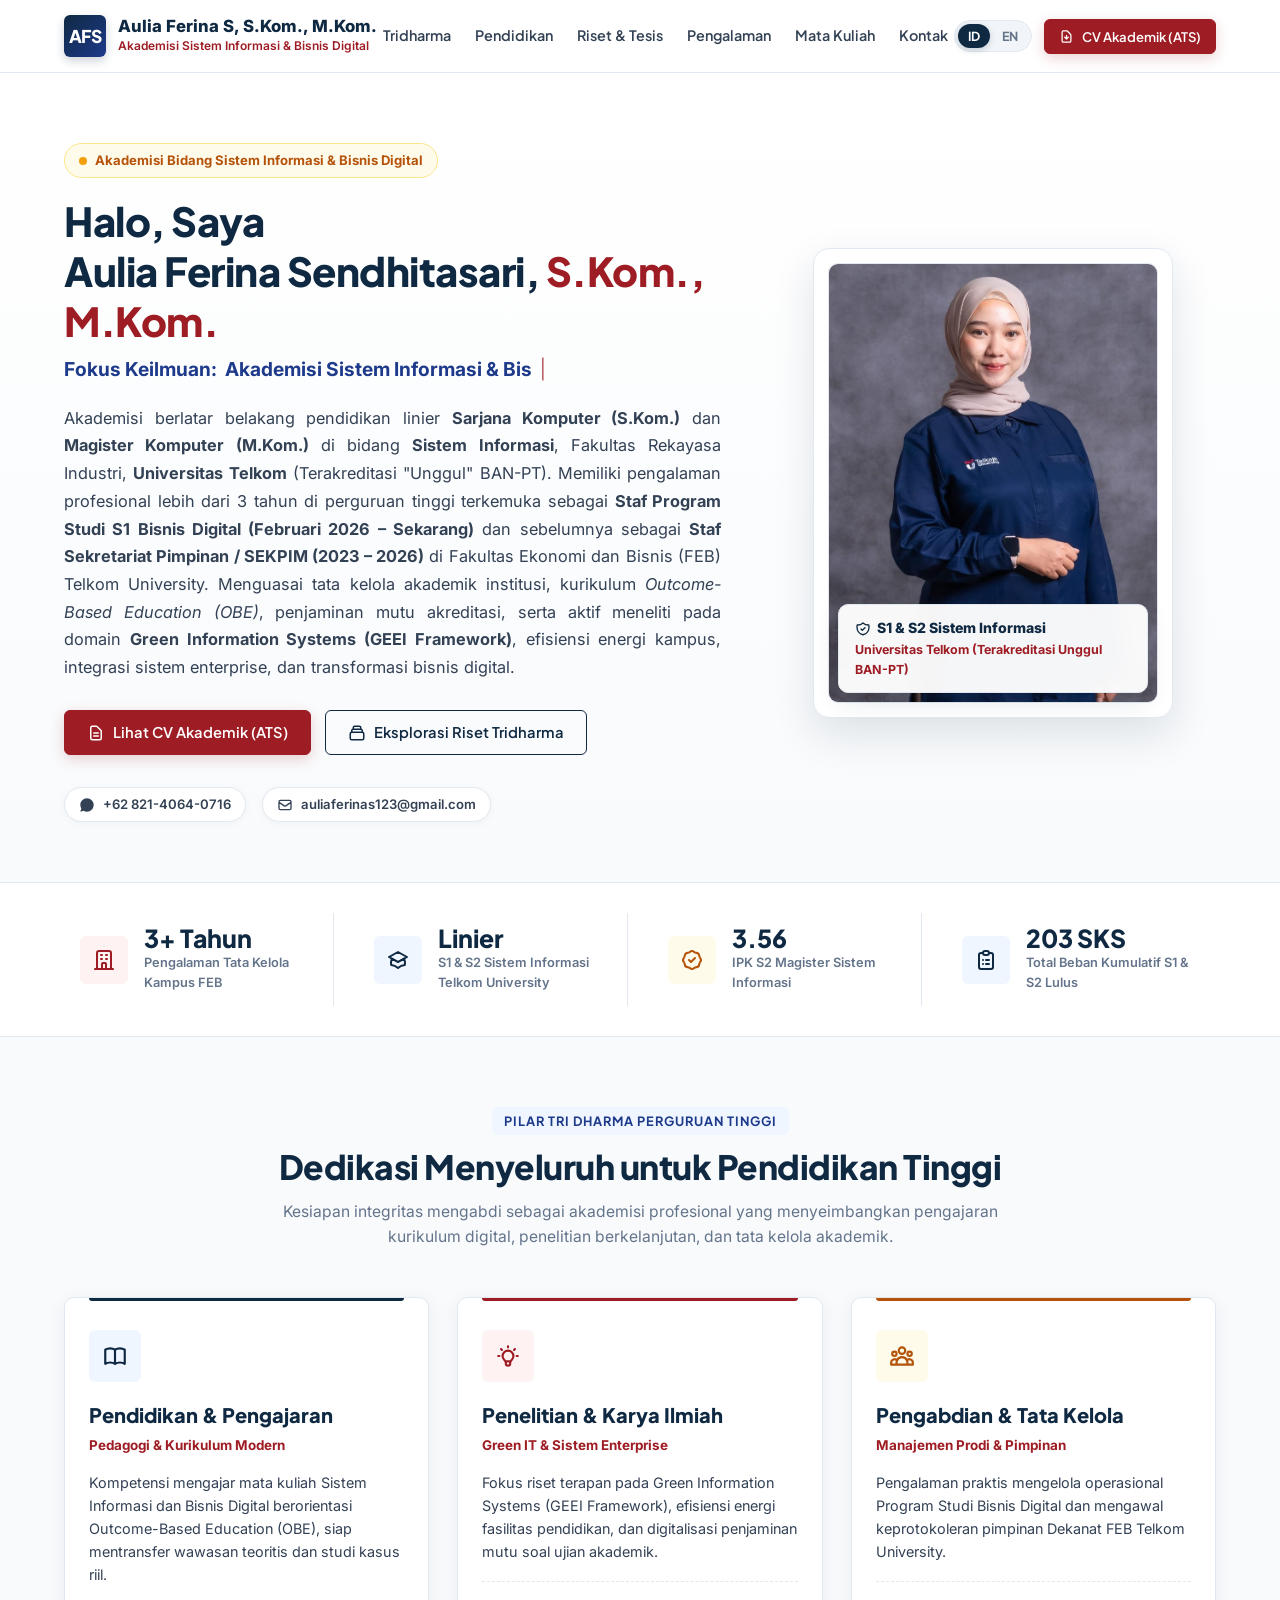
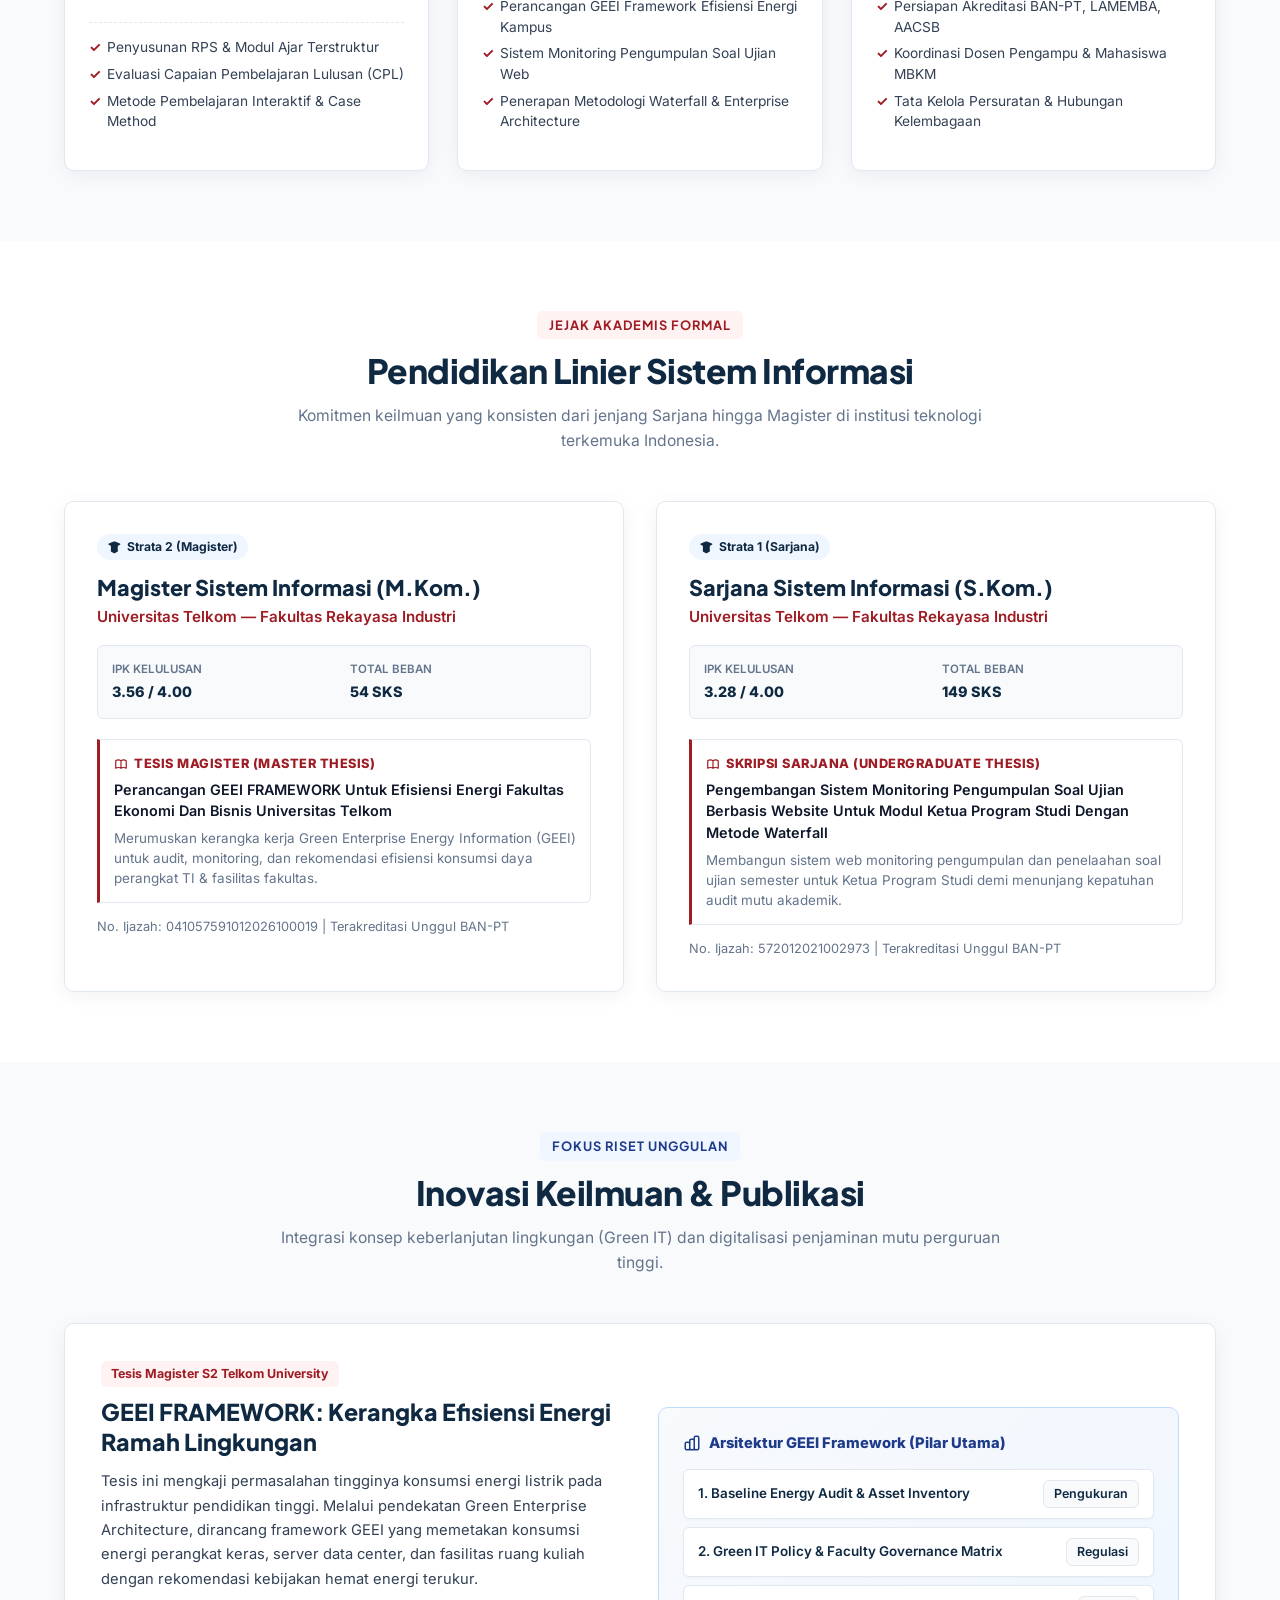
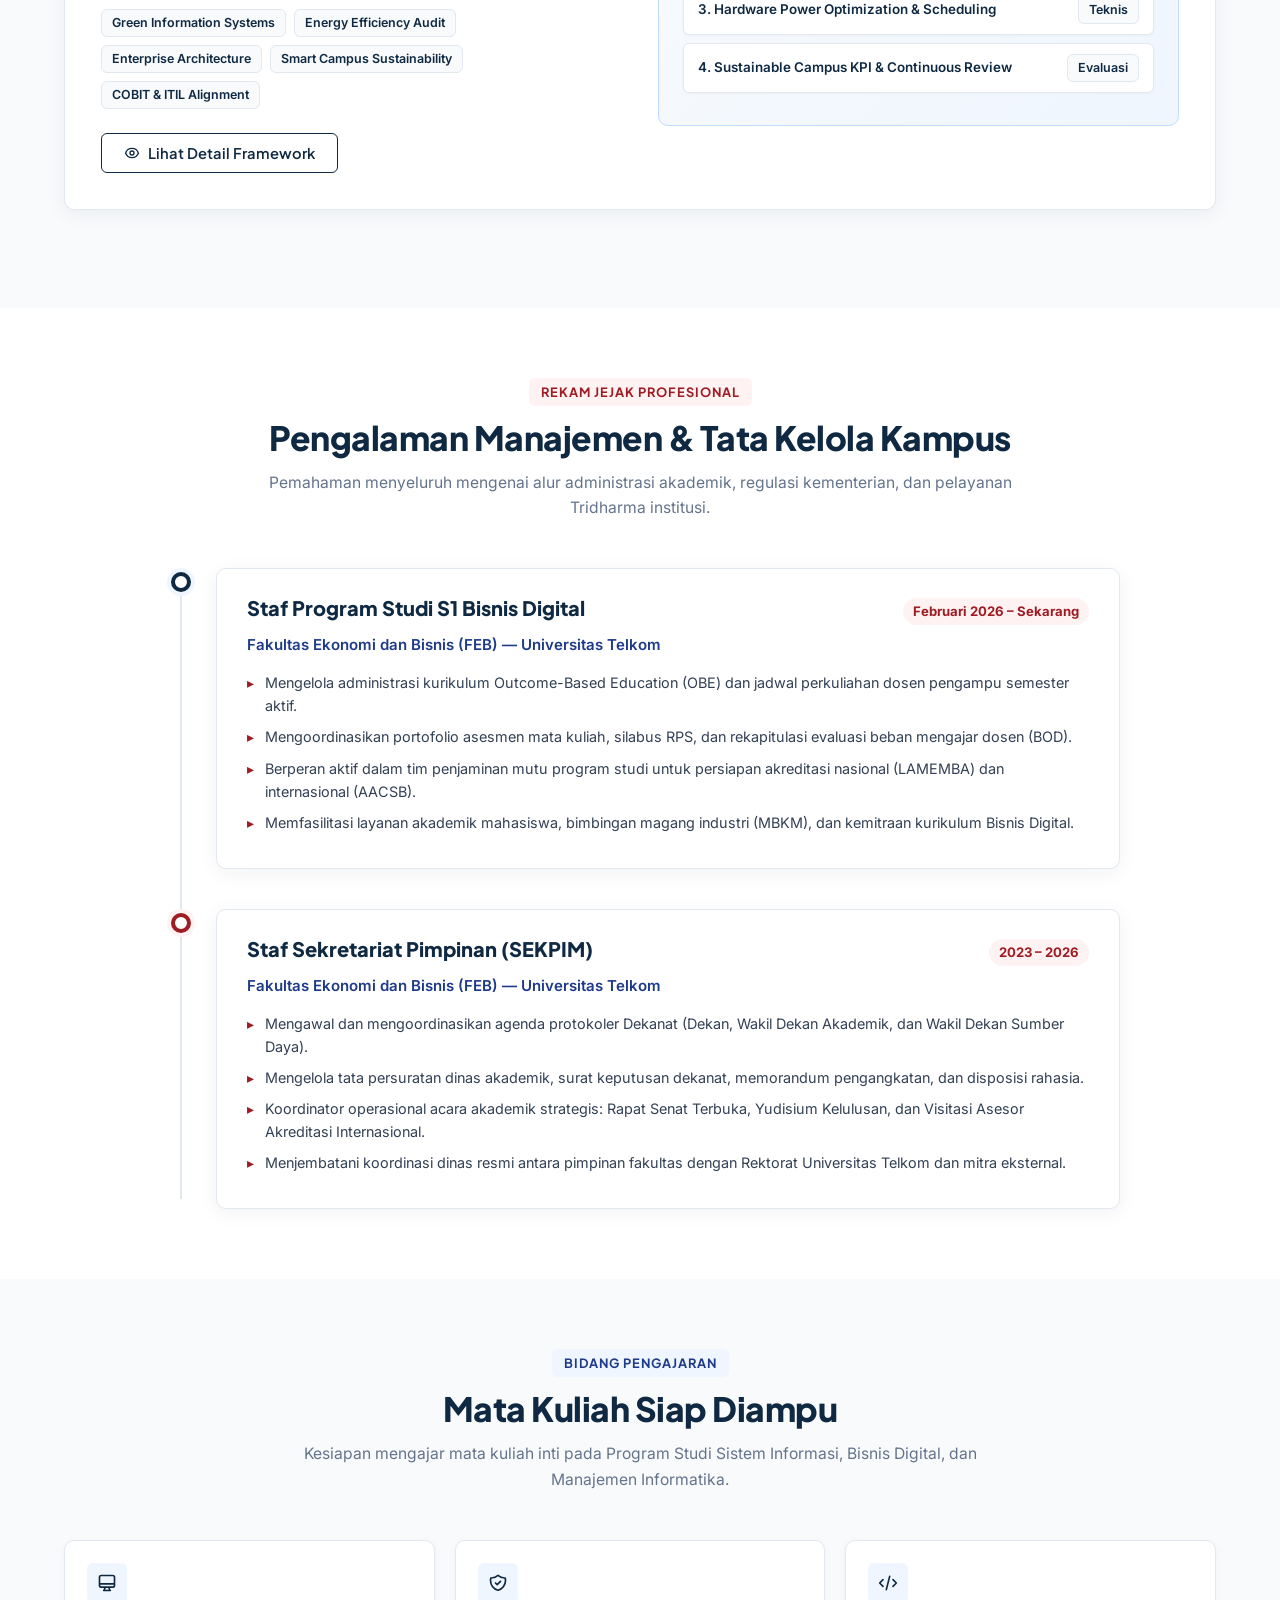
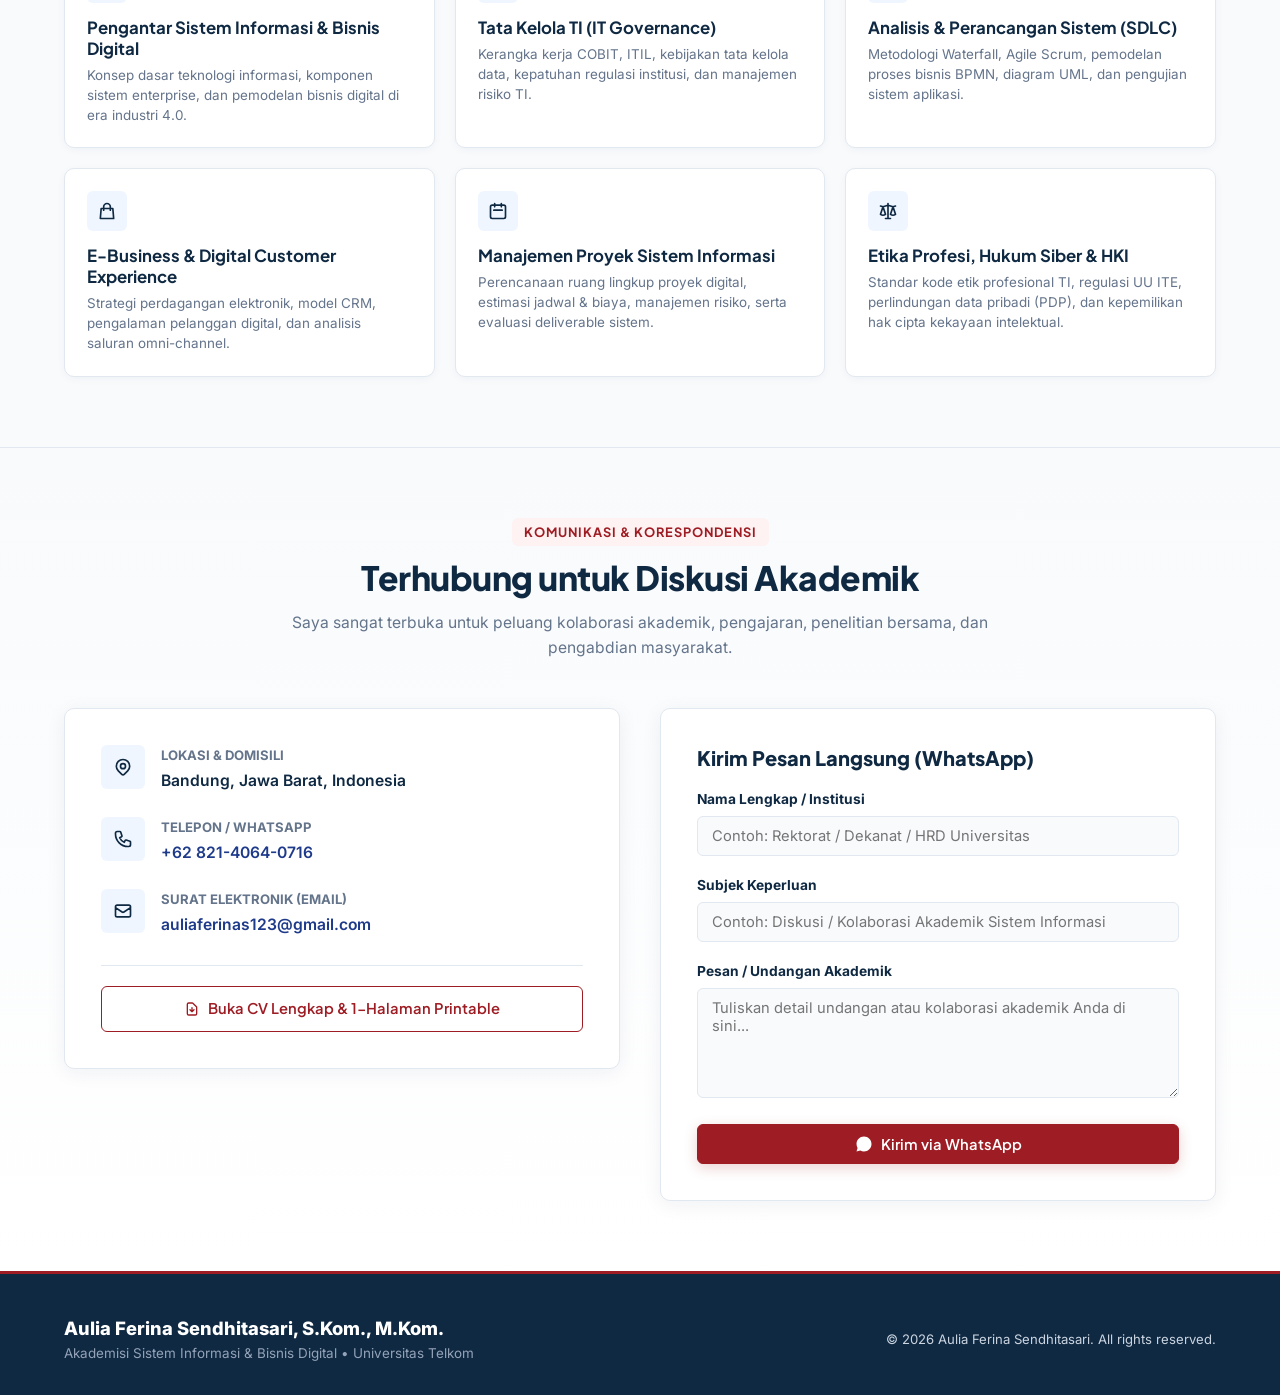
<file: index.html>
<!DOCTYPE html>
<html lang="id">
<head>
  <meta charset="UTF-8">
  <meta name="viewport" content="width=device-width, initial-scale=1.0">
  <title>Aulia Ferina Sendhitasari, S.Kom., M.Kom. | Akademisi Sistem Informasi & Bisnis Digital</title>
  <meta name="description" content="Portofolio Akademik Resmi Aulia Ferina Sendhitasari, S.Kom., M.Kom. — Akademisi, Peneliti Green Information Systems, dan Staf Program Studi S1 Bisnis Digital FEB Telkom University. Lulusan Linier S1 & S2 Sistem Informasi Universitas Telkom.">
  <link rel="preconnect" href="https://fonts.googleapis.com">
  <link rel="preconnect" href="https://fonts.gstatic.com" crossorigin>
  <link href="https://fonts.googleapis.com/css2?family=Inter:wght@300;400;500;600;700;800&family=Plus+Jakarta+Sans:wght@500;600;700;800&display=swap" rel="stylesheet">
  <link rel="stylesheet" href="assets/css/style.css">
</head>
<body>

  <!-- NAVIGATION BAR -->
  <header class="navbar">
    <div class="container nav-container">
      <a href="#hero" class="nav-brand">
        <div class="nav-brand-badge">AFS</div>
        <div class="nav-brand-text">
          <span class="nav-brand-name">Aulia Ferina S, S.Kom., M.Kom.</span>
          <span class="nav-brand-sub" data-i18n="nav_brand_sub">Akademisi Sistem Informasi &amp; Bisnis Digital</span>
        </div>
      </a>

      <!-- MENU -->
      <ul class="nav-menu" id="navMenu">
        <li><a href="#tridharma" class="nav-link" data-i18n="nav_tridharma">Tridharma</a></li>
        <li><a href="#education" class="nav-link" data-i18n="nav_education">Pendidikan</a></li>
        <li><a href="#research" class="nav-link" data-i18n="nav_research">Riset &amp; Tesis</a></li>
        <li><a href="#experience" class="nav-link" data-i18n="nav_experience">Pengalaman</a></li>
        <li><a href="#courses" class="nav-link" data-i18n="nav_courses">Mata Kuliah</a></li>
        <li><a href="#contact" class="nav-link" data-i18n="nav_contact">Kontak</a></li>
      </ul>

      <!-- ACTIONS -->
      <div class="nav-actions">
        <!-- BILINGUAL SWITCHER -->
        <div class="lang-switcher" aria-label="Language Selector">
          <button type="button" class="lang-btn active" data-lang="id">ID</button>
          <button type="button" class="lang-btn" data-lang="en">EN</button>
        </div>

        <!-- CV LINK (OPENS ATS PRINTABLE BILINGUAL CV) -->
        <a href="CV_Aulia_Ferina_Sendhitasari_Printable.html?lang=id" id="navCvBtn" target="_blank" class="btn btn-maroon btn-sm">
          <svg width="15" height="15" fill="none" stroke="currentColor" viewBox="0 0 24 24">
            <path stroke-linecap="round" stroke-linejoin="round" stroke-width="2" d="M12 10v6m0 0l-3-3m3 3l3-3m2 8H7a2 2 0 01-2-2V5a2 2 0 012-2h5.586a1 1 0 01.707.293l5.414 5.414a1 1 0 01.293.707V19a2 2 0 01-2 2z"/>
          </svg>
          <span data-i18n="nav_cv_btn">CV Akademik (ATS)</span>
        </a>

        <!-- MOBILE TOGGLE -->
        <button class="nav-toggle" id="navToggle" aria-label="Menu Mobile">
          <svg width="24" height="24" fill="none" stroke="currentColor" viewBox="0 0 24 24">
            <path stroke-linecap="round" stroke-linejoin="round" stroke-width="2" d="M4 6h16M4 12h16M4 18h16"/>
          </svg>
        </button>
      </div>
    </div>
  </header>

  <!-- HERO SECTION -->
  <section class="hero-section" id="hero">
    <div class="container">
      <div class="hero-grid">
        
        <!-- HERO TEXT CONTENT -->
        <div class="hero-content">
          <div class="hero-pill">
            <span class="hero-pill-dot"></span>
            <span data-i18n="hero_pill">Akademisi Bidang Sistem Informasi &amp; Bisnis Digital</span>
          </div>

          <h1 class="hero-title">
            <span data-i18n="hero_greeting">Halo, Saya</span> <br>
            Aulia Ferina Sendhitasari, <span class="text-maroon">S.Kom., M.Kom.</span>
          </h1>

          <div class="hero-role-wrapper">
            <span data-i18n="hero_role_prefix">Fokus Keilmuan:</span>
            <span id="typewriterText" class="text-maroon">Akademisi Sistem Informasi &amp; Bisnis Digital</span>
            <span class="typewriter-cursor">|</span>
          </div>

          <p class="hero-bio" data-i18n="hero_bio">
            Akademisi berlatar belakang pendidikan linier <strong>Sarjana Komputer (S.Kom.)</strong> dan <strong>Magister Komputer (M.Kom.)</strong> di bidang <strong>Sistem Informasi</strong>, Fakultas Rekayasa Industri, <strong>Universitas Telkom</strong> (Terakreditasi "Unggul" BAN-PT). Memiliki pengalaman profesional lebih dari 3 tahun di perguruan tinggi terkemuka sebagai <strong>Staf Program Studi S1 Bisnis Digital (Februari 2026 – Sekarang)</strong> dan sebelumnya sebagai <strong>Staf Sekretariat Pimpinan / SEKPIM (2023 – 2026)</strong> di Fakultas Ekonomi dan Bisnis (FEB) Telkom University. Menguasai tata kelola akademik institusi, kurikulum <em>Outcome-Based Education (OBE)</em>, penjaminan mutu akreditasi, serta aktif meneliti pada domain <strong>Green Information Systems (GEEI Framework)</strong>, efisiensi energi kampus, integrasi sistem enterprise, dan transformasi bisnis digital.
          </p>

          <!-- CTA BUTTONS -->
          <div class="hero-cta">
            <a href="CV_Aulia_Ferina_Sendhitasari_Printable.html?lang=id" id="heroCvBtn" target="_blank" class="btn btn-maroon">
              <svg width="18" height="18" fill="none" stroke="currentColor" viewBox="0 0 24 24">
                <path stroke-linecap="round" stroke-linejoin="round" stroke-width="2" d="M9 12h6m-6 4h6m2 5H7a2 2 0 01-2-2V5a2 2 0 012-2h5.586a1 1 0 01.707.293l5.414 5.414a1 1 0 01.293.707V19a2 2 0 01-2 2z"/>
              </svg>
              <span data-i18n="hero_cta_cv">Lihat CV Akademik (ATS)</span>
            </a>
            <a href="#tridharma" class="btn btn-outline-primary">
              <svg width="18" height="18" fill="none" stroke="currentColor" viewBox="0 0 24 24">
                <path stroke-linecap="round" stroke-linejoin="round" stroke-width="2" d="M19 11H5m14 0a2 2 0 012 2v6a2 2 0 01-2 2H5a2 2 0 01-2-2v-6a2 2 0 012-2m14 0V9a2 2 0 00-2-2M5 11V9a2 2 0 012-2m0 0V5a2 2 0 012-2h6a2 2 0 012 2v2M7 7h10"/>
              </svg>
              <span data-i18n="hero_cta_research">Eksplorasi Riset Tridharma</span>
            </a>
          </div>

          <!-- DIRECT CHIPS (LINKEDIN TELAH DIHAPUS) -->
          <div class="hero-contacts">
            <a href="https://wa.me/6282140640716" target="_blank" class="contact-chip">
              <svg width="16" height="16" fill="currentColor" viewBox="0 0 24 24">
                <path d="M12.031 6.172c-3.181 0-5.767 2.586-5.768 5.766-.001 1.298.38 2.27 1.019 3.287l-.711 2.598 2.669-.699c.969.586 1.761.884 2.791.884h.001c3.181 0 5.767-2.586 5.768-5.766 0-3.18-2.587-5.77-5.769-5.77zm3.39 8.134c-.14.394-.716.745-1.025.79-.289.043-.659.083-2.115-.521-1.605-.664-2.637-2.298-2.716-2.404-.08-.106-.649-.864-.649-1.649 0-.784.412-1.17.558-1.328.146-.159.32-.198.428-.198.106 0 .213.002.305.007.098.005.228-.037.357.272.132.32.453 1.106.494 1.187.04.08.067.174.013.281-.053.107-.08.173-.16.267-.08.093-.167.208-.239.28-.08.08-.163.167-.07.327.093.159.414.683.888 1.106.611.544 1.127.712 1.286.792.16.08.253.067.347-.04.093-.107.4-4.67.507-.627.106-.16.213-.133.36-.08.146.053.93.439 1.09.518.16.08.267.12.307.187.04.066.04.385-.1.779zM12 2C6.477 2 2 6.477 2 12c0 1.89.525 3.66 1.438 5.168L2 22l4.98-1.306A9.957 9.957 0 0012 22c5.523 0 10-4.477 10-10S17.523 2 12 2z"/>
              </svg>
              <span>+62 821-4064-0716</span>
            </a>
            <a href="mailto:auliaferinas123@gmail.com" class="contact-chip">
              <svg width="16" height="16" fill="none" stroke="currentColor" viewBox="0 0 24 24">
                <path stroke-linecap="round" stroke-linejoin="round" stroke-width="2" d="M3 8l7.89 5.26a2 2 0 002.22 0L21 8M5 19h14a2 2 0 002-2V7a2 2 0 00-2-2H5a2 2 0 00-2 2v10a2 2 0 002 2z"/>
              </svg>
              <span>auliaferinas123@gmail.com</span>
            </a>
          </div>
        </div>

        <!-- HERO VISUAL AVATAR -->
        <div class="hero-visual">
          <div class="hero-card-frame">
            <img src="assets/img/profile.jpg" alt="Aulia Ferina Sendhitasari, S.Kom., M.Kom." class="hero-avatar-img">
            <div class="hero-badge-overlay">
              <div class="hero-badge-overlay-title">
                <svg width="16" height="16" fill="none" stroke="currentColor" viewBox="0 0 24 24">
                  <path stroke-linecap="round" stroke-linejoin="round" stroke-width="2" d="M9 12l2 2 4-4m5.618-4.016A11.955 11.955 0 0112 2.944a11.955 11.955 0 01-8.618 3.04A12.02 12.02 0 003 9c0 5.591 3.824 10.29 9 11.622 5.176-1.332 9-6.03 9-11.622 0-1.042-.133-2.052-.382-3.016z"/>
                </svg>
                <span data-i18n="hero_avatar_badge_title">S1 &amp; S2 Sistem Informasi</span>
              </div>
              <div class="hero-badge-overlay-sub" data-i18n="hero_avatar_badge_sub">Universitas Telkom (Terakreditasi Unggul BAN-PT)</div>
            </div>
          </div>
        </div>

      </div>
    </div>
  </section>

  <!-- STATS ROW -->
  <section class="stats-section">
    <div class="container">
      <div class="stats-grid">
        <div class="stat-item">
          <div class="stat-icon maroon">
            <svg width="24" height="24" fill="none" stroke="currentColor" viewBox="0 0 24 24"><path stroke-linecap="round" stroke-linejoin="round" stroke-width="2" d="M19 21V5a2 2 0 00-2-2H7a2 2 0 00-2 2v16m14 0h2m-2 0h-5m-9 0H3m2 0h5M9 7h1m-1 4h1m4-4h1m-1 4h1m-5 10v-5a1 1 0 011-1h2a1 1 0 011 1v5m-4 0h4"/></svg>
          </div>
          <div>
            <div class="stat-number" data-i18n="stat_exp_num">3+ Tahun</div>
            <div class="stat-label" data-i18n="stat_exp_lbl">Pengalaman Tata Kelola Kampus FEB</div>
          </div>
        </div>

        <div class="stat-item">
          <div class="stat-icon">
            <svg width="24" height="24" fill="none" stroke="currentColor" viewBox="0 0 24 24"><path stroke-linecap="round" stroke-linejoin="round" stroke-width="2" d="M12 14l9-5-9-5-9 5 9 5z"/><path stroke-linecap="round" stroke-linejoin="round" stroke-width="2" d="M12 14l6.16-3.422a12.083 12.083 0 01.665 6.479A11.952 11.952 0 0012 20.055a11.952 11.952 0 00-6.824-2.998 12.078 12.078 0 01.665-6.479L12 14z"/></svg>
          </div>
          <div>
            <div class="stat-number" data-i18n="stat_edu_num">Linier</div>
            <div class="stat-label" data-i18n="stat_edu_lbl">S1 &amp; S2 Sistem Informasi Telkom University</div>
          </div>
        </div>

        <div class="stat-item">
          <div class="stat-icon gold">
            <svg width="24" height="24" fill="none" stroke="currentColor" viewBox="0 0 24 24"><path stroke-linecap="round" stroke-linejoin="round" stroke-width="2" d="M9 12l2 2 4-4M7.835 4.697a3.42 3.42 0 001.946-.806 3.42 3.42 0 014.438 0 3.42 3.42 0 001.946.806 3.42 3.42 0 013.138 3.138 3.42 3.42 0 00.806 1.946 3.42 3.42 0 010 4.438 3.42 3.42 0 00-.806 1.946 3.42 3.42 0 01-3.138 3.138 3.42 3.42 0 00-1.946.806 3.42 3.42 0 01-4.438 0 3.42 3.42 0 00-1.946-.806 3.42 3.42 0 01-3.138-3.138 3.42 3.42 0 00-.806-1.946 3.42 3.42 0 010-4.438 3.42 3.42 0 00.806-1.946 3.42 3.42 0 013.138-3.138z"/></svg>
          </div>
          <div>
            <div class="stat-number" data-i18n="stat_gpa_num">3.56</div>
            <div class="stat-label" data-i18n="stat_gpa_lbl">IPK S2 Magister Sistem Informasi</div>
          </div>
        </div>

        <div class="stat-item">
          <div class="stat-icon">
            <svg width="24" height="24" fill="none" stroke="currentColor" viewBox="0 0 24 24"><path stroke-linecap="round" stroke-linejoin="round" stroke-width="2" d="M9 5H7a2 2 0 00-2 2v12a2 2 0 002 2h10a2 2 0 002-2V7a2 2 0 00-2-2h-2M9 5a2 2 0 002 2h2a2 2 0 002-2M9 5a2 2 0 012-2h2a2 2 0 012 2m-3 7h3m-3 4h3m-6-4h.01M9 16h.01"/></svg>
          </div>
          <div>
            <div class="stat-number" data-i18n="stat_sks_num">203 SKS</div>
            <div class="stat-label" data-i18n="stat_sks_lbl">Total Beban Kumulatif S1 &amp; S2 Lulus</div>
          </div>
        </div>
      </div>
    </div>
  </section>

  <!-- TRIDHARMA PERGURUAN TINGGI SECTION -->
  <section class="section-padding" id="tridharma">
    <div class="container">
      <div class="section-header">
        <span class="section-tag" data-i18n="sec_tridharma_tag">Pilar Tri Dharma Perguruan Tinggi</span>
        <h2 class="section-title" data-i18n="sec_tridharma_title">Dedikasi Menyeluruh untuk Pendidikan Tinggi</h2>
        <p class="section-desc" data-i18n="sec_tridharma_desc">
          Kesiapan integritas mengabdi sebagai akademisi profesional yang menyeimbangkan pengajaran kurikulum digital, penelitian berkelanjutan, dan tata kelola akademik.
        </p>
      </div>

      <div class="tridharma-grid">
        <!-- PILAR 1: PENGAJARAN -->
        <div class="tridharma-card">
          <div class="tridharma-icon">
            <svg width="26" height="26" fill="none" stroke="currentColor" viewBox="0 0 24 24">
              <path stroke-linecap="round" stroke-linejoin="round" stroke-width="2" d="M12 6.253v13m0-13C10.832 5.477 9.246 5 7.5 5S4.168 5.477 3 6.253v13C4.168 18.477 5.754 18 7.5 18s3.332.477 4.5 1.253m0-13C13.168 5.477 14.754 5 16.5 5c1.747 0 3.332.477 4.5 1.253v13C19.832 18.477 18.247 18 16.5 18c-1.746 0-3.332.477-4.5 1.253"/>
            </svg>
          </div>
          <h3 class="tridharma-title" data-i18n="card_tri1_title">Pendidikan &amp; Pengajaran</h3>
          <div class="tridharma-sub" data-i18n="card_tri1_sub">Pedagogi &amp; Kurikulum Modern</div>
          <p class="tridharma-desc" data-i18n="card_tri1_desc">
            Kompetensi mengajar mata kuliah Sistem Informasi dan Bisnis Digital berorientasi Outcome-Based Education (OBE), siap mentransfer wawasan teoritis dan studi kasus riil.
          </p>
          <ul class="tridharma-list">
            <li data-i18n="card_tri1_b1">Penyusunan RPS &amp; Modul Ajar Terstruktur</li>
            <li data-i18n="card_tri1_b2">Evaluasi Capaian Pembelajaran Lulusan (CPL)</li>
            <li data-i18n="card_tri1_b3">Metode Pembelajaran Interaktif &amp; Case Method</li>
          </ul>
        </div>

        <!-- PILAR 2: PENELITIAN -->
        <div class="tridharma-card card-research">
          <div class="tridharma-icon">
            <svg width="26" height="26" fill="none" stroke="currentColor" viewBox="0 0 24 24">
              <path stroke-linecap="round" stroke-linejoin="round" stroke-width="2" d="M9.663 17h4.673M12 3v1m6.364 1.636l-.707.707M21 12h-1M4 12H3m3.343-5.657l-.707-.707m2.828 9.9a5 5 0 117.072 0l-.548.547A3.374 3.374 0 0014 18.469V19a2 2 0 11-4 0v-.531c0-.895-.356-1.754-.988-2.386l-.548-.547z"/>
            </svg>
          </div>
          <h3 class="tridharma-title" data-i18n="card_tri2_title">Penelitian &amp; Karya Ilmiah</h3>
          <div class="tridharma-sub" data-i18n="card_tri2_sub">Green IT &amp; Sistem Enterprise</div>
          <p class="tridharma-desc" data-i18n="card_tri2_desc">
            Fokus riset terapan pada Green Information Systems (GEEI Framework), efisiensi energi fasilitas pendidikan, dan digitalisasi penjaminan mutu soal ujian akademik.
          </p>
          <ul class="tridharma-list">
            <li data-i18n="card_tri2_b1">Perancangan GEEI Framework Efisiensi Energi Kampus</li>
            <li data-i18n="card_tri2_b2">Sistem Monitoring Pengumpulan Soal Ujian Web</li>
            <li data-i18n="card_tri2_b3">Penerapan Metodologi Waterfall &amp; Enterprise Architecture</li>
          </ul>
        </div>

        <!-- PILAR 3: PENGABDIAN & MANAJEMEN -->
        <div class="tridharma-card card-service">
          <div class="tridharma-icon">
            <svg width="26" height="26" fill="none" stroke="currentColor" viewBox="0 0 24 24">
              <path stroke-linecap="round" stroke-linejoin="round" stroke-width="2" d="M17 20h5v-2a3 3 0 00-5.356-1.857M17 20H7m10 0v-2c0-.656-.126-1.283-.356-1.857M7 20H2v-2a3 3 0 015.356-1.857M7 20v-2c0-.656.126-1.283.356-1.857m0 0a5.002 5.002 0 019.288 0M15 7a3 3 0 11-6 0 3 3 0 016 0zm6 3a2 2 0 11-4 0 2 2 0 014 0zM7 10a2 2 0 11-4 0 2 2 0 014 0z"/>
            </svg>
          </div>
          <h3 class="tridharma-title" data-i18n="card_tri3_title">Pengabdian &amp; Tata Kelola</h3>
          <div class="tridharma-sub" data-i18n="card_tri3_sub">Manajemen Prodi &amp; Pimpinan</div>
          <p class="tridharma-desc" data-i18n="card_tri3_desc">
            Pengalaman praktis mengelola operasional Program Studi Bisnis Digital dan mengawal keprotokoleran pimpinan Dekanat FEB Telkom University.
          </p>
          <ul class="tridharma-list">
            <li data-i18n="card_tri3_b1">Persiapan Akreditasi BAN-PT, LAMEMBA, AACSB</li>
            <li data-i18n="card_tri3_b2">Koordinasi Dosen Pengampu &amp; Mahasiswa MBKM</li>
            <li data-i18n="card_tri3_b3">Tata Kelola Persuratan &amp; Hubungan Kelembagaan</li>
          </ul>
        </div>
      </div>
    </div>
  </section>

  <!-- FORMAL EDUCATION SECTION (JANGKA TAHUN & YUDISIUM TELAH DIHAPUS) -->
  <section class="section-padding" id="education" style="background-color: #ffffff;">
    <div class="container">
      <div class="section-header">
        <span class="section-tag maroon" data-i18n="sec_edu_tag">Jejak Akademis Formal</span>
        <h2 class="section-title" data-i18n="sec_edu_title">Pendidikan Linier Sistem Informasi</h2>
        <p class="section-desc" data-i18n="sec_edu_desc">
          Komitmen keilmuan yang konsisten dari jenjang Sarjana hingga Magister di institusi teknologi terkemuka Indonesia.
        </p>
      </div>

      <div class="education-grid">
        <!-- S2 MAGISTER -->
        <div class="education-card">
          <div class="edu-badge-top">
            <svg width="14" height="14" fill="currentColor" viewBox="0 0 20 20"><path d="M10.394 2.08a1 1 0 00-.788 0l-7 3a1 1 0 000 1.84L5.25 8.051a10.912 10.912 0 01.352 4.908 1 1 0 00-.102.484v2.5a1 1 0 00.553.894l4 2a1 1 0 00.894 0l4-2a1 1 0 00.553-.894v-2.5a1 1 0 00-.102-.484 10.915 10.915 0 01.352-4.908l2.644-1.131a1 1 0 000-1.84l-7-3z"/></svg>
            <span>Strata 2 (Magister)</span>
          </div>
          <h3 class="edu-title" data-i18n="edu_s2_title">Magister Sistem Informasi (M.Kom.)</h3>
          <div class="edu-institution" data-i18n="edu_s2_inst">Universitas Telkom — Fakultas Rekayasa Industri</div>

          <!-- 2 KOLOM RAPI TANPA YUDISIUM -->
          <div class="edu-meta-grid" style="grid-template-columns: repeat(2, 1fr);">
            <div>
              <span class="edu-meta-item-label" data-i18n="edu_s2_gpa_lbl">IPK KELULUSAN</span>
              <span class="edu-meta-item-value text-maroon">3.56 / 4.00</span>
            </div>
            <div>
              <span class="edu-meta-item-label" data-i18n="edu_s2_sks_lbl">TOTAL BEBAN</span>
              <span class="edu-meta-item-value">54 SKS</span>
            </div>
          </div>

          <div class="edu-thesis-box">
            <div class="edu-thesis-label">
              <svg width="14" height="14" fill="none" stroke="currentColor" viewBox="0 0 24 24"><path stroke-linecap="round" stroke-linejoin="round" stroke-width="2" d="M12 6.253v13m0-13C10.832 5.477 9.246 5 7.5 5S4.168 5.477 3 6.253v13C4.168 18.477 5.754 18 7.5 18s3.332.477 4.5 1.253m0-13C13.168 5.477 14.754 5 16.5 5c1.747 0 3.332.477 4.5 1.253v13C19.832 18.477 18.247 18 16.5 18c-1.746 0-3.332.477-4.5 1.253"/></svg>
              <span data-i18n="edu_s2_thesis_lbl">Tesis Magister (Master Thesis)</span>
            </div>
            <div class="edu-thesis-title" data-i18n="edu_s2_thesis_title">
              Perancangan GEEI FRAMEWORK Untuk Efisiensi Energi Fakultas Ekonomi Dan Bisnis Universitas Telkom
            </div>
            <p class="edu-thesis-desc" data-i18n="edu_s2_thesis_desc">
              Merumuskan kerangka kerja Green Enterprise Energy Information (GEEI) untuk audit, monitoring, dan rekomendasi efisiensi konsumsi daya perangkat TI &amp; fasilitas fakultas.
            </p>
          </div>
          <div style="margin-top: 14px; font-size: 0.8rem; color: var(--text-muted);" data-i18n="edu_s2_meta_no">
            No. Ijazah: 041057591012026100019 | Terakreditasi Unggul BAN-PT
          </div>
        </div>

        <!-- S1 SARJANA -->
        <div class="education-card">
          <div class="edu-badge-top">
            <svg width="14" height="14" fill="currentColor" viewBox="0 0 20 20"><path d="M10.394 2.08a1 1 0 00-.788 0l-7 3a1 1 0 000 1.84L5.25 8.051a10.912 10.912 0 01.352 4.908 1 1 0 00-.102.484v2.5a1 1 0 00.553.894l4 2a1 1 0 00.894 0l4-2a1 1 0 00.553-.894v-2.5a1 1 0 00-.102-.484 10.915 10.915 0 01.352-4.908l2.644-1.131a1 1 0 000-1.84l-7-3z"/></svg>
            <span>Strata 1 (Sarjana)</span>
          </div>
          <h3 class="edu-title" data-i18n="edu_s1_title">Sarjana Sistem Informasi (S.Kom.)</h3>
          <div class="edu-institution" data-i18n="edu_s1_inst">Universitas Telkom — Fakultas Rekayasa Industri</div>

          <!-- 2 KOLOM RAPI TANPA YUDISIUM -->
          <div class="edu-meta-grid" style="grid-template-columns: repeat(2, 1fr);">
            <div>
              <span class="edu-meta-item-label" data-i18n="edu_s1_gpa_lbl">IPK KELULUSAN</span>
              <span class="edu-meta-item-value text-maroon">3.28 / 4.00</span>
            </div>
            <div>
              <span class="edu-meta-item-label" data-i18n="edu_s1_sks_lbl">TOTAL BEBAN</span>
              <span class="edu-meta-item-value">149 SKS</span>
            </div>
          </div>

          <div class="edu-thesis-box">
            <div class="edu-thesis-label">
              <svg width="14" height="14" fill="none" stroke="currentColor" viewBox="0 0 24 24"><path stroke-linecap="round" stroke-linejoin="round" stroke-width="2" d="M12 6.253v13m0-13C10.832 5.477 9.246 5 7.5 5S4.168 5.477 3 6.253v13C4.168 18.477 5.754 18 7.5 18s3.332.477 4.5 1.253m0-13C13.168 5.477 14.754 5 16.5 5c1.747 0 3.332.477 4.5 1.253v13C19.832 18.477 18.247 18 16.5 18c-1.746 0-3.332.477-4.5 1.253"/></svg>
              <span data-i18n="edu_s1_thesis_lbl">Skripsi Sarjana (Undergraduate Thesis)</span>
            </div>
            <div class="edu-thesis-title" data-i18n="edu_s1_thesis_title">
              Pengembangan Sistem Monitoring Pengumpulan Soal Ujian Berbasis Website Untuk Modul Ketua Program Studi Dengan Metode Waterfall
            </div>
            <p class="edu-thesis-desc" data-i18n="edu_s1_thesis_desc">
              Membangun sistem web monitoring pengumpulan dan penelaahan soal ujian semester untuk Ketua Program Studi demi menunjang kepatuhan audit mutu akademik.
            </p>
          </div>
          <div style="margin-top: 14px; font-size: 0.8rem; color: var(--text-muted);" data-i18n="edu_s1_meta_no">
            No. Ijazah: 572012021002973 | Terakreditasi Unggul BAN-PT
          </div>
        </div>
      </div>
    </div>
  </section>

  <!-- RESEARCH & THESIS HIGHLIGHTS -->
  <section class="section-padding" id="research">
    <div class="container">
      <div class="section-header">
        <span class="section-tag" data-i18n="sec_res_tag">Fokus Riset Unggulan</span>
        <h2 class="section-title" data-i18n="sec_res_title">Inovasi Keilmuan &amp; Publikasi</h2>
        <p class="section-desc" data-i18n="sec_res_desc">
          Integrasi konsep keberlanjutan lingkungan (Green IT) dan digitalisasi penjaminan mutu perguruan tinggi.
        </p>
      </div>

      <!-- FEATURED RESEARCH CARD -->
      <div class="research-feature-card">
        <div>
          <span class="research-tag" data-i18n="res_feat_tag">Tesis Magister S2 Telkom University</span>
          <h3 class="research-title" data-i18n="res_feat_title">GEEI FRAMEWORK: Kerangka Efisiensi Energi Ramah Lingkungan</h3>
          <p class="research-desc" data-i18n="res_feat_desc">
            Tesis ini mengkaji permasalahan tingginya konsumsi energi listrik pada infrastruktur pendidikan tinggi. Melalui pendekatan Green Enterprise Architecture, dirancang framework GEEI yang memetakan konsumsi energi perangkat keras, server data center, dan fasilitas ruang kuliah dengan rekomendasi kebijakan hemat energi terukur.
          </p>
          
          <div class="research-pills" style="margin-bottom: 24px;">
            <span class="research-pill">Green Information Systems</span>
            <span class="research-pill">Energy Efficiency Audit</span>
            <span class="research-pill">Enterprise Architecture</span>
            <span class="research-pill">Smart Campus Sustainability</span>
            <span class="research-pill">COBIT &amp; ITIL Alignment</span>
          </div>

          <button type="button" class="btn btn-outline-primary" id="btnOpenThesisModal">
            <svg width="16" height="16" fill="none" stroke="currentColor" viewBox="0 0 24 24"><path stroke-linecap="round" stroke-linejoin="round" stroke-width="2" d="M15 12a3 3 0 11-6 0 3 3 0 016 0z"/><path stroke-linecap="round" stroke-linejoin="round" stroke-width="2" d="M2.458 12C3.732 7.943 7.523 5 12 5c4.478 0 8.268 2.943 9.542 7-1.274 4.057-5.064 7-9.542 7-4.477 0-8.268-2.943-9.542-7z"/></svg>
            <span data-i18n="res_btn_detail">Lihat Detail Framework</span>
          </button>
        </div>

        <!-- DIAGRAM BLUEPRINT -->
        <div class="research-framework-visual">
          <div class="framework-diagram-title">
            <svg width="18" height="18" fill="none" stroke="currentColor" viewBox="0 0 24 24"><path stroke-linecap="round" stroke-linejoin="round" stroke-width="2" d="M9 19v-6a2 2 0 00-2-2H5a2 2 0 00-2 2v6a2 2 0 002 2h2a2 2 0 002-2zm0 0V9a2 2 0 012-2h2a2 2 0 012 2v10m-6 0a2 2 0 002 2h2a2 2 0 002-2m0 0V5a2 2 0 012-2h2a2 2 0 012 2v14a2 2 0 01-2 2h-2a2 2 0 01-2-2z"/></svg>
            <span>Arsitektur GEEI Framework (Pilar Utama)</span>
          </div>
          <div class="framework-step">
            <span>1. Baseline Energy Audit &amp; Asset Inventory</span>
            <span class="research-pill" style="margin: 0;">Pengukuran</span>
          </div>
          <div class="framework-step">
            <span>2. Green IT Policy &amp; Faculty Governance Matrix</span>
            <span class="research-pill" style="margin: 0;">Regulasi</span>
          </div>
          <div class="framework-step">
            <span>3. Hardware Power Optimization &amp; Scheduling</span>
            <span class="research-pill" style="margin: 0;">Teknis</span>
          </div>
          <div class="framework-step">
            <span>4. Sustainable Campus KPI &amp; Continuous Review</span>
            <span class="research-pill" style="margin: 0;">Evaluasi</span>
          </div>
        </div>
      </div>
    </div>
  </section>

  <!-- ACADEMIC EXPERIENCE TIMELINE -->
  <section class="section-padding" id="experience" style="background-color: #ffffff;">
    <div class="container">
      <div class="section-header">
        <span class="section-tag maroon" data-i18n="sec_exp_tag">Rekam Jejak Profesional</span>
        <h2 class="section-title" data-i18n="sec_exp_title">Pengalaman Manajemen &amp; Tata Kelola Kampus</h2>
        <p class="section-desc" data-i18n="sec_exp_desc">
          Pemahaman menyeluruh mengenai alur administrasi akademik, regulasi kementerian, dan pelayanan Tridharma institusi.
        </p>
      </div>

      <div class="timeline-list">
        <!-- ITEM 1: PRODI BISNIS DIGITAL -->
        <div class="timeline-item active">
          <div class="timeline-dot"></div>
          <div class="timeline-card">
            <div class="timeline-header">
              <h3 class="timeline-role" data-i18n="exp_role1">Staf Program Studi S1 Bisnis Digital</h3>
              <span class="timeline-date" data-i18n="exp_date1">Februari 2026 – Sekarang</span>
            </div>
            <div class="timeline-institution" data-i18n="exp_inst1">Fakultas Ekonomi dan Bisnis (FEB) — Universitas Telkom</div>
            <ul class="timeline-bullets">
              <li data-i18n="exp_1_b1">Mengelola administrasi kurikulum Outcome-Based Education (OBE) dan jadwal perkuliahan dosen pengampu semester aktif.</li>
              <li data-i18n="exp_1_b2">Mengoordinasikan portofolio asesmen mata kuliah, silabus RPS, dan rekapitulasi evaluasi beban mengajar dosen (BOD).</li>
              <li data-i18n="exp_1_b3">Berperan aktif dalam tim penjaminan mutu program studi untuk persiapan akreditasi nasional (LAMEMBA) dan internasional (AACSB).</li>
              <li data-i18n="exp_1_b4">Memfasilitasi layanan akademik mahasiswa, bimbingan magang industri (MBKM), dan kemitraan kurikulum Bisnis Digital.</li>
            </ul>
          </div>
        </div>

        <!-- ITEM 2: SEKPIM -->
        <div class="timeline-item">
          <div class="timeline-dot"></div>
          <div class="timeline-card">
            <div class="timeline-header">
              <h3 class="timeline-role" data-i18n="exp_role2">Staf Sekretariat Pimpinan (SEKPIM)</h3>
              <span class="timeline-date" data-i18n="exp_date2">2023 – 2026</span>
            </div>
            <div class="timeline-institution" data-i18n="exp_inst2">Fakultas Ekonomi dan Bisnis (FEB) — Universitas Telkom</div>
            <ul class="timeline-bullets">
              <li data-i18n="exp_2_b1">Mengawal dan mengoordinasikan agenda protokoler Dekanat (Dekan, Wakil Dekan Akademik, dan Wakil Dekan Sumber Daya).</li>
              <li data-i18n="exp_2_b2">Mengelola tata persuratan dinas akademik, surat keputusan dekanat, memorandum pengangkatan, dan disposisi rahasia.</li>
              <li data-i18n="exp_2_b3">Koordinator operasional acara akademik strategis: Rapat Senat Terbuka, Yudisium Kelulusan, dan Visitasi Asesor Akreditasi Internasional.</li>
              <li data-i18n="exp_2_b4">Menjembatani koordinasi dinas resmi antara pimpinan fakultas dengan Rektorat Universitas Telkom dan mitra eksternal.</li>
            </ul>
          </div>
        </div>
      </div>
    </div>
  </section>

  <!-- COURSES READY TO TEACH -->
  <section class="section-padding" id="courses">
    <div class="container">
      <div class="section-header">
        <span class="section-tag" data-i18n="sec_crs_tag">Bidang Pengajaran</span>
        <h2 class="section-title" data-i18n="sec_crs_title">Mata Kuliah Siap Diampu</h2>
        <p class="section-desc" data-i18n="sec_crs_desc">
          Kesiapan mengajar mata kuliah inti pada Program Studi Sistem Informasi, Bisnis Digital, dan Manajemen Informatika.
        </p>
      </div>

      <div class="courses-grid">
        <div class="course-card">
          <div class="course-icon-badge">
            <svg width="20" height="20" fill="none" stroke="currentColor" viewBox="0 0 24 24"><path stroke-linecap="round" stroke-linejoin="round" stroke-width="2" d="M9.75 17L9 20l-1 1h8l-1-1-.75-3M3 13h18M5 17h14a2 2 0 002-2V5a2 2 0 00-2-2H5a2 2 0 00-2 2v10a2 2 0 002 2z"/></svg>
          </div>
          <h4 class="course-name" data-i18n="crs1_name">Pengantar Sistem Informasi &amp; Bisnis Digital</h4>
          <p class="course-desc" data-i18n="crs1_desc">Konsep dasar teknologi informasi, komponen sistem enterprise, dan pemodelan bisnis digital di era industri 4.0.</p>
        </div>

        <div class="course-card">
          <div class="course-icon-badge">
            <svg width="20" height="20" fill="none" stroke="currentColor" viewBox="0 0 24 24"><path stroke-linecap="round" stroke-linejoin="round" stroke-width="2" d="M9 12l2 2 4-4m5.618-4.016A11.955 11.955 0 0112 2.944a11.955 11.955 0 01-8.618 3.04A12.02 12.02 0 003 9c0 5.591 3.824 10.29 9 11.622 5.176-1.332 9-6.03 9-11.622 0-1.042-.133-2.052-.382-3.016z"/></svg>
          </div>
          <h4 class="course-name" data-i18n="crs2_name">Tata Kelola TI (IT Governance)</h4>
          <p class="course-desc" data-i18n="crs2_desc">Kerangka kerja COBIT, ITIL, kebijakan tata kelola data, kepatuhan regulasi institusi, dan manajemen risiko TI.</p>
        </div>

        <div class="course-card">
          <div class="course-icon-badge">
            <svg width="20" height="20" fill="none" stroke="currentColor" viewBox="0 0 24 24"><path stroke-linecap="round" stroke-linejoin="round" stroke-width="2" d="M10 20l4-16m4 4l4 4-4 4M6 16l-4-4 4-4"/></svg>
          </div>
          <h4 class="course-name" data-i18n="crs3_name">Analisis &amp; Perancangan Sistem (SDLC)</h4>
          <p class="course-desc" data-i18n="crs3_desc">Metodologi Waterfall, Agile Scrum, pemodelan proses bisnis BPMN, diagram UML, dan pengujian sistem aplikasi.</p>
        </div>

        <div class="course-card">
          <div class="course-icon-badge">
            <svg width="20" height="20" fill="none" stroke="currentColor" viewBox="0 0 24 24"><path stroke-linecap="round" stroke-linejoin="round" stroke-width="2" d="M16 11V7a4 4 0 00-8 0v4M5 9h14l1 12H4L5 9z"/></svg>
          </div>
          <h4 class="course-name" data-i18n="crs4_name">E-Business &amp; Digital Customer Experience</h4>
          <p class="course-desc" data-i18n="crs4_desc">Strategi perdagangan elektronik, model CRM, pengalaman pelanggan digital, dan analisis saluran omni-channel.</p>
        </div>

        <div class="course-card">
          <div class="course-icon-badge">
            <svg width="20" height="20" fill="none" stroke="currentColor" viewBox="0 0 24 24"><path stroke-linecap="round" stroke-linejoin="round" stroke-width="2" d="M8 7V3m8 4V3m-9 8h10M5 21h14a2 2 0 002-2V7a2 2 0 00-2-2H5a2 2 0 00-2 2v12a2 2 0 002 2z"/></svg>
          </div>
          <h4 class="course-name" data-i18n="crs5_name">Manajemen Proyek Sistem Informasi</h4>
          <p class="course-desc" data-i18n="crs5_desc">Perencanaan ruang lingkup proyek digital, estimasi jadwal &amp; biaya, manajemen risiko, serta evaluasi deliverable sistem.</p>
        </div>

        <div class="course-card">
          <div class="course-icon-badge">
            <svg width="20" height="20" fill="none" stroke="currentColor" viewBox="0 0 24 24"><path stroke-linecap="round" stroke-linejoin="round" stroke-width="2" d="M3 6l3 1m0 0l-3 9a5.002 5.002 0 006.001 0M6 7l3 9M6 7l6-2m6 2l3-1m-3 1l-3 9a5.002 5.002 0 006.001 0M18 7l3 9m-3-9l-6-2m0-2v2m0 16V5m0 16H9m3 0h3"/></svg>
          </div>
          <h4 class="course-name" data-i18n="crs6_name">Etika Profesi, Hukum Siber &amp; HKI</h4>
          <p class="course-desc" data-i18n="crs6_desc">Standar kode etik profesional TI, regulasi UU ITE, perlindungan data pribadi (PDP), dan kepemilikan hak cipta kekayaan intelektual.</p>
        </div>
      </div>
    </div>
  </section>

  <!-- CONTACT & CORRESPONDENCE -->
  <section class="section-padding contact-section" id="contact">
    <div class="container">
      <div class="section-header">
        <span class="section-tag maroon" data-i18n="sec_cnt_tag">Komunikasi &amp; Korespondensi</span>
        <h2 class="section-title" data-i18n="sec_cnt_title">Terhubung untuk Diskusi Akademik</h2>
        <p class="section-desc" data-i18n="sec_cnt_desc">
          Saya sangat terbuka untuk peluang kolaborasi akademik, pengajaran, penelitian bersama, dan pengabdian masyarakat.
        </p>
      </div>

      <div class="contact-box-grid">
        <!-- INFO CARD -->
        <div class="contact-info-card">
          <div class="contact-item-row">
            <div class="contact-item-icon">
              <svg width="20" height="20" fill="none" stroke="currentColor" viewBox="0 0 24 24"><path stroke-linecap="round" stroke-linejoin="round" stroke-width="2" d="M17.657 16.657L13.414 20.9a1.998 1.998 0 01-2.827 0l-4.244-4.243a8 8 0 1111.314 0z"/><path stroke-linecap="round" stroke-linejoin="round" stroke-width="2" d="M15 11a3 3 0 11-6 0 3 3 0 016 0z"/></svg>
            </div>
            <div>
              <div class="contact-item-title" data-i18n="cnt_loc_title">Lokasi &amp; Domisili</div>
              <div class="contact-item-val" data-i18n="cnt_loc_val">Bandung, Jawa Barat, Indonesia</div>
            </div>
          </div>

          <div class="contact-item-row">
            <div class="contact-item-icon">
              <svg width="20" height="20" fill="none" stroke="currentColor" viewBox="0 0 24 24"><path stroke-linecap="round" stroke-linejoin="round" stroke-width="2" d="M3 5a2 2 0 012-2h3.28a1 1 0 01.948.684l1.498 4.493a1 1 0 01-.502 1.21l-2.257 1.13a11.042 11.042 0 005.516 5.516l1.13-2.257a1 1 0 011.21-.502l4.493 1.498a1 1 0 01.684.949V19a2 2 0 01-2 2h-1C9.716 21 3 14.284 3 6V5z"/></svg>
            </div>
            <div>
              <div class="contact-item-title" data-i18n="cnt_phone_title">Telepon / WhatsApp</div>
              <div class="contact-item-val">
                <a href="https://wa.me/6282140640716" target="_blank">+62 821-4064-0716</a>
              </div>
            </div>
          </div>

          <div class="contact-item-row">
            <div class="contact-item-icon">
              <svg width="20" height="20" fill="none" stroke="currentColor" viewBox="0 0 24 24"><path stroke-linecap="round" stroke-linejoin="round" stroke-width="2" d="M3 8l7.89 5.26a2 2 0 002.22 0L21 8M5 19h14a2 2 0 002-2V7a2 2 0 00-2-2H5a2 2 0 00-2 2v10a2 2 0 002 2z"/></svg>
            </div>
            <div>
              <div class="contact-item-title" data-i18n="cnt_email_title">Surat Elektronik (Email)</div>
              <div class="contact-item-val">
                <a href="mailto:auliaferinas123@gmail.com">auliaferinas123@gmail.com</a>
              </div>
            </div>
          </div>

          <div style="margin-top: 28px; padding-top: 20px; border-top: 1px solid var(--border-color);">
            <a href="CV_Aulia_Ferina_Sendhitasari_Printable.html?lang=id" target="_blank" class="btn btn-outline-maroon" style="width: 100%;">
              <svg width="16" height="16" fill="none" stroke="currentColor" viewBox="0 0 24 24"><path stroke-linecap="round" stroke-linejoin="round" stroke-width="2" d="M12 10v6m0 0l-3-3m3 3l3-3m2 8H7a2 2 0 01-2-2V5a2 2 0 012-2h5.586a1 1 0 01.707.293l5.414 5.414a1 1 0 01.293.707V19a2 2 0 01-2 2z"/></svg>
              <span>Buka CV Lengkap &amp; 1-Halaman Printable</span>
            </a>
          </div>
        </div>

        <!-- FORM CARD -->
        <div class="contact-form-card">
          <h3 style="font-size: 1.25rem; font-weight: 800; color: var(--primary); margin-bottom: 18px;" data-i18n="cnt_form_title">Kirim Pesan Langsung (WhatsApp)</h3>
          <form id="contactAcademicForm">
            <div class="form-group">
              <label for="formName" class="form-label" data-i18n="cnt_form_name">Nama Lengkap / Institusi</label>
              <input type="text" id="formName" class="form-control" placeholder="Contoh: Rektorat / Dekanat / HRD Universitas" required>
            </div>
            <div class="form-group">
              <label for="formSubject" class="form-label" data-i18n="cnt_form_subj">Subjek Keperluan</label>
              <input type="text" id="formSubject" class="form-control" placeholder="Contoh: Diskusi / Kolaborasi Akademik Sistem Informasi" required>
            </div>
            <div class="form-group">
              <label for="formMessage" class="form-label" data-i18n="cnt_form_msg">Pesan / Undangan Akademik</label>
              <textarea id="formMessage" class="form-control" placeholder="Tuliskan detail undangan atau kolaborasi akademik Anda di sini..." required></textarea>
            </div>
            <button type="submit" class="btn btn-maroon" style="width: 100%;">
              <svg width="18" height="18" fill="currentColor" viewBox="0 0 24 24">
                <path d="M12.031 6.172c-3.181 0-5.767 2.586-5.768 5.766-.001 1.298.38 2.27 1.019 3.287l-.711 2.598 2.669-.699c.969.586 1.761.884 2.791.884h.001c3.181 0 5.767-2.586 5.768-5.766 0-3.18-2.587-5.77-5.769-5.77zm3.39 8.134c-.14.394-.716.745-1.025.79-.289.043-.659.083-2.115-.521-1.605-.664-2.637-2.298-2.716-2.404-.08-.106-.649-.864-.649-1.649 0-.784.412-1.17.558-1.328.146-.159.32-.198.428-.198.106 0 .213.002.305.007.098.005.228-.037.357.272.132.32.453 1.106.494 1.187.04.08.067.174.013.281-.053.107-.08.173-.16.267-.08.093-.167.208-.239.28-.08.08-.163.167-.07.327.093.159.414.683.888 1.106.611.544 1.127.712 1.286.792.16.08.253.067.347-.04.093-.107.4-4.67.507-.627.106-.16.213-.133.36-.08.146.053.93.439 1.09.518.16.08.267.12.307.187.04.066.04.385-.1.779zM12 2C6.477 2 2 6.477 2 12c0 1.89.525 3.66 1.438 5.168L2 22l4.98-1.306A9.957 9.957 0 0012 22c5.523 0 10-4.477 10-10S17.523 2 12 2z"/>
              </svg>
              <span data-i18n="cnt_form_btn">Kirim via WhatsApp</span>
            </button>
          </form>
        </div>
      </div>
    </div>
  </section>

  <!-- FOOTER -->
  <footer class="footer">
    <div class="container footer-container">
      <div class="footer-left">
        <span class="footer-title" data-i18n="footer_title">Aulia Ferina Sendhitasari, S.Kom., M.Kom.</span>
        <span class="footer-sub" data-i18n="footer_sub">Akademisi Sistem Informasi &amp; Bisnis Digital • Universitas Telkom</span>
      </div>
      <div class="footer-copy" data-i18n="footer_copy">
        &copy; 2026 Aulia Ferina Sendhitasari. All rights reserved.
      </div>
    </div>
  </footer>

  <!-- MODAL DETAIL POPUP FOR GEEI FRAMEWORK -->
  <div class="modal-backdrop" id="modalBackdrop">
    <div class="modal-box">
      <button type="button" class="modal-close-btn" id="modalCloseBtn" aria-label="Tutup Modal">
        <svg width="18" height="18" fill="none" stroke="currentColor" viewBox="0 0 24 24"><path stroke-linecap="round" stroke-linejoin="round" stroke-width="2" d="M6 18L18 6M6 6l12 12"/></svg>
      </button>

      <span class="research-tag" style="margin-bottom: 8px;">Detail Tesis Magister</span>
      <h3 style="font-size: 1.35rem; font-weight: 800; color: var(--primary); margin-bottom: 12px;">
        Perancangan GEEI FRAMEWORK Untuk Efisiensi Energi Fakultas Ekonomi Dan Bisnis Universitas Telkom
      </h3>
      <p style="font-size: 0.9rem; color: var(--text-secondary); line-height: 1.6; margin-bottom: 16px;">
        <em>Design of the GEEI Framework for Energy Efficiency at the Faculty of Economics and Business Telkom University</em>
      </p>

      <div style="background: var(--bg-secondary); border: 1px solid var(--border-color); border-radius: 6px; padding: 14px; margin-bottom: 18px; font-size: 0.85rem;">
        <div><strong>Peneliti:</strong> Aulia Ferina Sendhitasari, S.Kom., M.Kom. (NIM: 2202221023)</div>
        <div><strong>Institusi:</strong> Program Studi S2 Sistem Informasi, Fakultas Rekayasa Industri, Universitas Telkom</div>
        <div><strong>Status:</strong> Lulusan Magister Sistem Informasi | <strong>IPK:</strong> 3.56 | <strong>Akreditasi:</strong> Terakreditasi Unggul BAN-PT</div>
      </div>

      <h4 style="font-size: 1rem; font-weight: 700; color: var(--primary); margin-bottom: 8px;">Abstraksi &amp; Signifikansi Riset:</h4>
      <p style="font-size: 0.88rem; color: var(--text-secondary); line-height: 1.65; margin-bottom: 14px; text-align: justify;">
        Kebutuhan daya listrik pada gedung institusi pendidikan tinggi meningkat seiring digitalisasi perkuliahan, server lokal, laboratorium komputer, dan penyejuk ruangan. Tesis ini merumuskan kerangka kerja <strong>Green Enterprise Energy Information (GEEI)</strong> yang memadukan audit inventarisasi beban daya komputasi dengan pedoman tata kelola COBIT 2019 dan standar arsitektur TOGAF. Framework ini menghasilkan pemodelan alokasi energi dinamis yang mampu menurunkan estimasi pemborosan energi fasilitas kampus hingga 18-24% per semester melalui otomasi kebijakan operasional perangkat.
      </p>

      <h4 style="font-size: 1rem; font-weight: 700; color: var(--primary); margin-bottom: 8px;">Relevansi dengan Mata Kuliah Perguruan Tinggi:</h4>
      <ul style="padding-left: 20px; font-size: 0.86rem; color: var(--text-secondary); line-height: 1.6;">
        <li>Penerapan konsep <em>Green Information Systems</em> pada mata kuliah Tata Kelola TI &amp; Etika Lingkungan.</li>
        <li>Studi kasus pemodelan Enterprise Architecture dalam kurikulum S1 Bisnis Digital &amp; Sistem Informasi.</li>
        <li>Analisis data penggunaan sumber daya dengan pendekatan Business Intelligence dan manajemen operasional kampus.</li>
      </ul>
    </div>
  </div>

  <!-- APP JAVASCRIPT -->
  <script src="assets/js/app.js"></script>
</body>
</html>
</file>
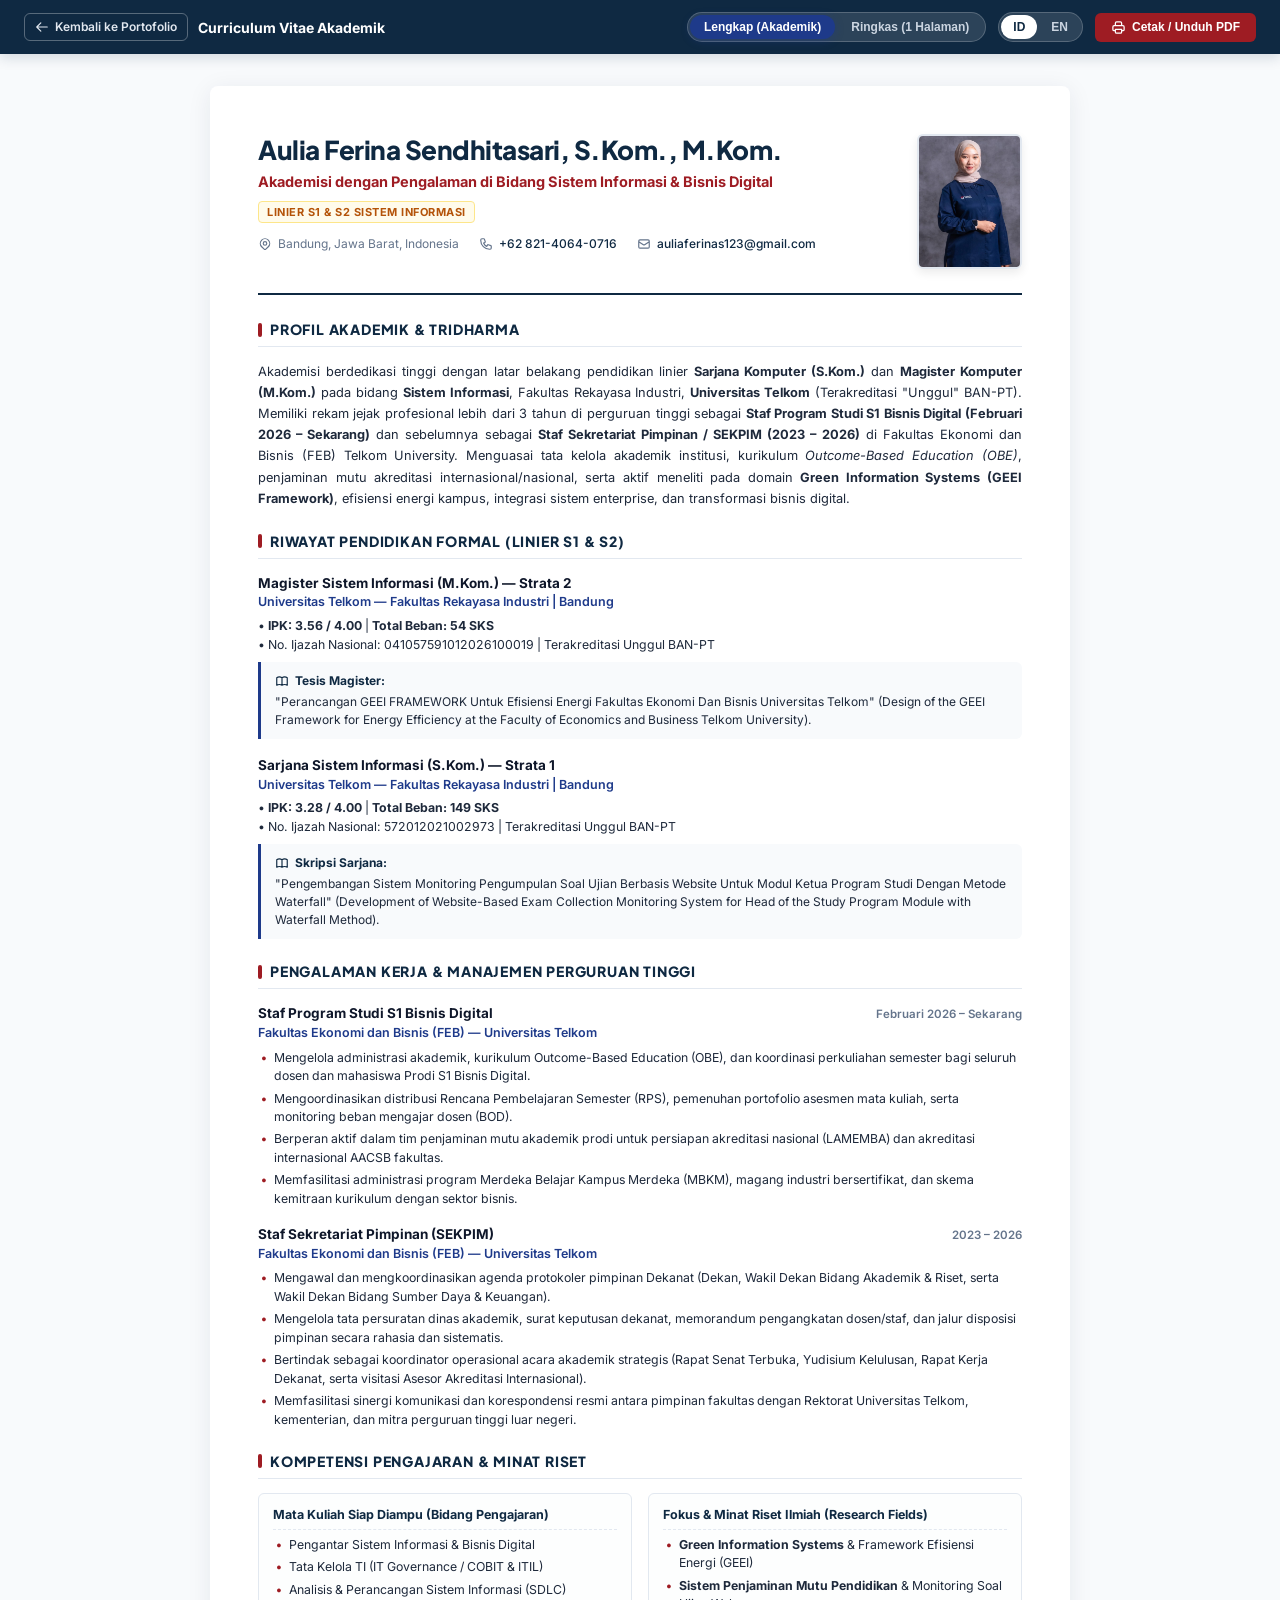
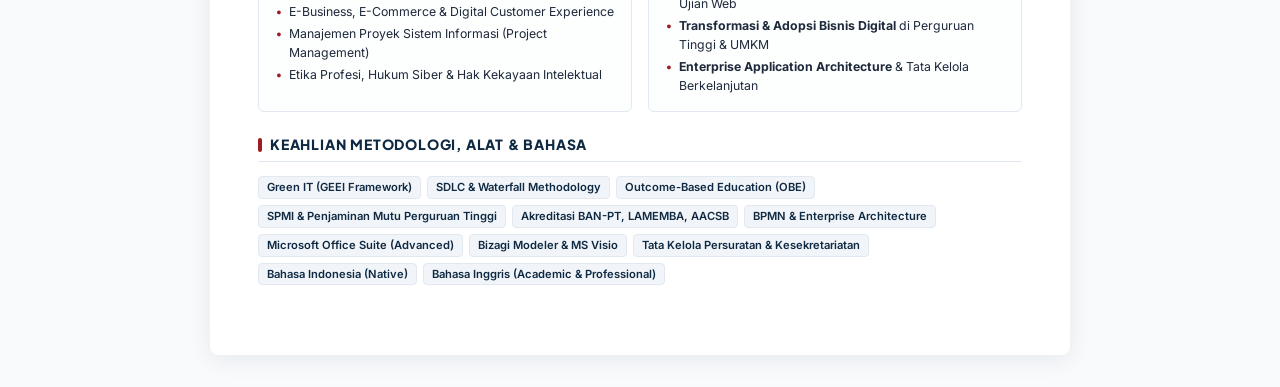
<file: CV_Aulia_Ferina_Sendhitasari_Printable.html>
<!DOCTYPE html>
<html lang="id">
<head>
  <meta charset="UTF-8">
  <meta name="viewport" content="width=device-width, initial-scale=1.0">
  <title>Curriculum Vitae - Aulia Ferina Sendhitasari, S.Kom., M.Kom. | Akademisi Sistem Informasi & Bisnis Digital</title>
  <link rel="preconnect" href="https://fonts.googleapis.com">
  <link rel="preconnect" href="https://fonts.gstatic.com" crossorigin>
  <link href="https://fonts.googleapis.com/css2?family=Inter:wght@300;400;500;600;700;800&family=Plus+Jakarta+Sans:wght@500;600;700;800&display=swap" rel="stylesheet">
  <style>
    :root {
      --primary: #0f2942;
      --primary-light: #1e3a8a;
      --accent: #9e1c23;
      --accent-soft: #fef2f2;
      --text: #1e293b;
      --text-muted: #64748b;
      --text-dark: #0f172a;
      --border: #e2e8f0;
      --border-dark: #cbd5e1;
      --bg: #ffffff;
      --tag-bg: #f1f5f9;
      --academic-gold: #b45309;
      --academic-gold-bg: #fffbeb;
    }

    * {
      box-sizing: border-box;
      margin: 0;
      padding: 0;
    }

    body {
      font-family: 'Inter', -apple-system, BlinkMacSystemFont, 'Segoe UI', Roboto, sans-serif;
      color: var(--text);
      background: #f8fafc;
      line-height: 1.5;
      font-size: 13px;
      -webkit-print-color-adjust: exact;
      print-color-adjust: exact;
    }

    /* TOP TOOLBAR */
    .toolbar {
      position: sticky;
      top: 0;
      background: #0f2942;
      color: #fff;
      padding: 12px 24px;
      display: flex;
      justify-content: space-between;
      align-items: center;
      z-index: 100;
      box-shadow: 0 4px 12px rgba(15, 41, 66, 0.15);
    }

    .toolbar-title {
      font-weight: 600;
      font-size: 14px;
      display: flex;
      align-items: center;
      gap: 10px;
    }

    .toolbar-actions {
      display: flex;
      align-items: center;
      gap: 12px;
      flex-wrap: wrap;
    }

    /* MODE SWITCHER (FULL vs 1-PAGE) */
    .mode-switcher-cv {
      display: inline-flex;
      align-items: center;
      background: rgba(255, 255, 255, 0.12);
      border-radius: 9999px;
      padding: 2px;
      gap: 2px;
      border: 1px solid rgba(255, 255, 255, 0.2);
    }

    .mode-btn-cv {
      background: transparent;
      border: none;
      color: #cbd5e1;
      font-size: 12px;
      font-weight: 600;
      padding: 5px 14px;
      border-radius: 9999px;
      cursor: pointer;
      transition: all 0.2s;
      white-space: nowrap;
    }

    .mode-btn-cv:hover:not(.active) {
      color: #fff;
    }

    .mode-btn-cv.active {
      background: #1e3a8a;
      color: #fff;
      font-weight: 700;
      box-shadow: 0 2px 8px rgba(30, 58, 138, 0.4);
    }

    .mode-btn-cv[data-mode="1page"].active {
      background: #9e1c23;
      box-shadow: 0 2px 8px rgba(158, 28, 35, 0.4);
    }

    /* LANG SWITCHER */
    .lang-switcher-cv {
      display: inline-flex;
      align-items: center;
      background: rgba(255, 255, 255, 0.12);
      border-radius: 9999px;
      padding: 2px;
      gap: 2px;
      border: 1px solid rgba(255, 255, 255, 0.2);
    }

    .lang-btn-cv {
      background: transparent;
      border: none;
      color: #cbd5e1;
      font-size: 12px;
      font-weight: 600;
      padding: 5px 12px;
      border-radius: 9999px;
      cursor: pointer;
      transition: all 0.2s;
    }

    .lang-btn-cv:hover:not(.active) {
      color: #fff;
    }

    .lang-btn-cv.active {
      background: #ffffff;
      color: #0f2942;
      font-weight: 700;
    }

    .btn-action-cv {
      background: #9e1c23;
      color: #fff;
      border: none;
      font-size: 12px;
      font-weight: 600;
      padding: 7px 16px;
      border-radius: 6px;
      cursor: pointer;
      display: inline-flex;
      align-items: center;
      gap: 6px;
      text-decoration: none;
      transition: background 0.2s;
    }

    .btn-action-cv:hover {
      background: #b91c1c;
    }

    .btn-outline-cv {
      background: transparent;
      color: #e2e8f0;
      border: 1px solid rgba(255, 255, 255, 0.3);
      font-size: 12px;
      font-weight: 600;
      padding: 6px 14px;
      border-radius: 6px;
      cursor: pointer;
      display: inline-flex;
      align-items: center;
      gap: 6px;
      text-decoration: none;
      transition: all 0.2s;
    }

    .btn-outline-cv:hover {
      background: rgba(255, 255, 255, 0.1);
      color: #fff;
      border-color: #fff;
    }

    /* CV CONTAINER */
    .cv-container {
      max-width: 860px;
      margin: 32px auto;
      background: #ffffff;
      padding: 48px;
      border-radius: 8px;
      box-shadow: 0 4px 25px rgba(15, 41, 66, 0.08);
      position: relative;
    }

    /* HEADER */
    .cv-header {
      border-bottom: 2px solid var(--primary);
      padding-bottom: 24px;
      margin-bottom: 24px;
      display: flex;
      justify-content: space-between;
      align-items: flex-start;
      gap: 24px;
    }

    .cv-header-info {
      flex: 1;
    }

    .cv-name {
      font-family: 'Plus Jakarta Sans', sans-serif;
      font-size: 26px;
      font-weight: 800;
      color: var(--primary);
      line-height: 1.2;
      margin-bottom: 6px;
      letter-spacing: -0.5px;
    }

    .cv-headline {
      font-size: 14.5px;
      font-weight: 700;
      color: var(--accent);
      margin-bottom: 12px;
      display: flex;
      align-items: center;
      gap: 8px;
      flex-wrap: wrap;
    }

    .cv-badge-academic {
      background: var(--academic-gold-bg);
      color: var(--academic-gold);
      border: 1px solid #fde68a;
      padding: 2px 8px;
      border-radius: 4px;
      font-size: 11px;
      font-weight: 700;
      text-transform: uppercase;
      letter-spacing: 0.5px;
    }

    .cv-contacts {
      display: flex;
      flex-wrap: wrap;
      gap: 14px 20px;
      font-size: 12px;
      color: var(--text-muted);
    }

    .cv-contact-item {
      display: flex;
      align-items: center;
      gap: 6px;
    }

    .cv-contact-item a {
      color: var(--primary);
      text-decoration: none;
      font-weight: 500;
    }

    .cv-contact-item a:hover {
      text-decoration: underline;
    }

    .cv-avatar {
      width: 105px;
      height: 135px;
      border-radius: 6px;
      object-fit: cover;
      object-position: top;
      border: 2px solid #e2e8f0;
      box-shadow: 0 4px 10px rgba(0, 0, 0, 0.08);
      flex-shrink: 0;
    }

    /* SECTIONS */
    .cv-section {
      margin-bottom: 22px;
    }

    .cv-section-title {
      font-family: 'Plus Jakarta Sans', sans-serif;
      font-size: 14px;
      font-weight: 800;
      color: var(--primary);
      text-transform: uppercase;
      letter-spacing: 0.8px;
      border-bottom: 1.5px solid #e2e8f0;
      padding-bottom: 6px;
      margin-bottom: 14px;
      display: flex;
      align-items: center;
      gap: 8px;
    }

    .cv-section-title::before {
      content: '';
      width: 4px;
      height: 14px;
      background: var(--accent);
      border-radius: 2px;
    }

    .cv-summary-text {
      color: var(--text);
      font-size: 12.8px;
      line-height: 1.65;
      text-align: justify;
    }

    /* ITEM CARDS */
    .cv-item {
      margin-bottom: 16px;
      page-break-inside: avoid;
    }

    .cv-item:last-child {
      margin-bottom: 0;
    }

    .cv-item-header {
      display: flex;
      justify-content: space-between;
      align-items: baseline;
      margin-bottom: 3px;
    }

    .cv-item-title {
      font-size: 13.5px;
      font-weight: 700;
      color: var(--text-dark);
    }

    .cv-item-subtitle {
      font-size: 12.5px;
      font-weight: 600;
      color: var(--primary-light);
    }

    .cv-item-date {
      font-size: 11.5px;
      color: var(--text-muted);
      font-weight: 600;
      white-space: nowrap;
    }

    .cv-item-desc {
      font-size: 12.3px;
      color: var(--text);
      line-height: 1.55;
      margin-top: 4px;
    }

    .cv-item-list {
      list-style-type: none;
      padding-left: 0;
      margin-top: 6px;
    }

    .cv-item-list li {
      position: relative;
      padding-left: 16px;
      margin-bottom: 4px;
      font-size: 12.3px;
      line-height: 1.5;
    }

    .cv-item-list li::before {
      content: '•';
      position: absolute;
      left: 3px;
      color: var(--accent);
      font-weight: bold;
    }

    /* ACADEMIC RESEARCH CALLOUT BOX */
    .cv-callout {
      background: #f8fafc;
      border-left: 3px solid var(--primary-light);
      padding: 10px 14px;
      border-radius: 0 6px 6px 0;
      margin-top: 8px;
      font-size: 12px;
    }

    .cv-callout-title {
      font-weight: 700;
      color: var(--primary);
      margin-bottom: 3px;
      display: flex;
      align-items: center;
      gap: 6px;
    }

    .cv-callout-desc {
      color: var(--text);
      line-height: 1.5;
    }

    /* BADGES & TAGS */
    .cv-tags {
      display: flex;
      flex-wrap: wrap;
      gap: 6px;
      margin-top: 8px;
    }

    .cv-tag {
      background: var(--tag-bg);
      color: var(--primary);
      border: 1px solid var(--border);
      font-size: 11.2px;
      font-weight: 600;
      padding: 2px 8px;
      border-radius: 4px;
    }

    /* GRID FOR SKILLS / COURSES */
    .cv-grid-2 {
      display: grid;
      grid-template-columns: 1fr 1fr;
      gap: 16px;
    }

    .cv-card-box {
      background: #fdfefe;
      border: 1px solid var(--border);
      border-radius: 6px;
      padding: 12px 14px;
    }

    .cv-card-box h4 {
      font-size: 12.5px;
      font-weight: 700;
      color: var(--primary);
      margin-bottom: 6px;
      border-bottom: 1px dashed var(--border);
      padding-bottom: 4px;
    }

    /* 1-PAGE COMPACT OVERRIDES */
    body.cv-mode-1page .cv-container {
      padding: 28px 36px;
      margin: 16px auto;
    }

    body.cv-mode-1page .cv-header {
      padding-bottom: 12px;
      margin-bottom: 14px;
    }

    body.cv-mode-1page .cv-name {
      font-size: 21px;
      margin-bottom: 3px;
    }

    body.cv-mode-1page .cv-headline {
      font-size: 13px;
      margin-bottom: 8px;
    }

    body.cv-mode-1page .cv-avatar {
      width: 82px;
      height: 104px;
    }

    body.cv-mode-1page .cv-contacts {
      font-size: 11.2px;
      gap: 8px 14px;
    }

    body.cv-mode-1page .cv-section {
      margin-bottom: 12px;
    }

    body.cv-mode-1page .cv-section-title {
      font-size: 12.5px;
      padding-bottom: 3px;
      margin-bottom: 8px;
    }

    body.cv-mode-1page .cv-summary-text {
      font-size: 11.5px;
      line-height: 1.45;
    }

    body.cv-mode-1page .cv-item {
      margin-bottom: 8px;
    }

    body.cv-mode-1page .cv-item-title {
      font-size: 12.2px;
    }

    body.cv-mode-1page .cv-item-subtitle {
      font-size: 11.5px;
    }

    body.cv-mode-1page .cv-item-desc,
    body.cv-mode-1page .cv-item-list li {
      font-size: 11.2px;
      line-height: 1.4;
      margin-bottom: 2px;
    }

    body.cv-mode-1page .cv-callout {
      padding: 6px 10px;
      margin-top: 4px;
      font-size: 11px;
    }

    body.cv-mode-1page .cv-card-box {
      padding: 8px 10px;
    }

    body.cv-mode-1page .cv-tag {
      font-size: 10px;
      padding: 1px 6px;
    }

    /* HIDE IN 1-PAGE MODE TO ENSURE SINGLE PAGE FIT */
    body.cv-mode-1page .hide-in-1page {
      display: none !important;
    }

    /* PRINT RULES */
    @media print {
      body {
        background: #ffffff !important;
      }

      .toolbar {
        display: none !important;
      }

      .cv-container {
        box-shadow: none !important;
        padding: 0 !important;
        margin: 0 !important;
        max-width: 100% !important;
      }

      a {
        text-decoration: none !important;
        color: inherit !important;
      }

      @page {
        size: A4 portrait;
        margin: 12mm 15mm 12mm 15mm;
      }

      body.cv-mode-1page @page {
        margin: 8mm 10mm 8mm 10mm;
      }
    }
  </style>
</head>
<body class="cv-mode-full">

  <!-- TOP TOOLBAR -->
  <header class="toolbar">
    <div class="toolbar-title">
      <a href="index.html" class="btn-outline-cv" style="padding: 4px 10px;">
        <svg width="14" height="14" fill="none" stroke="currentColor" viewBox="0 0 24 24">
          <path stroke-linecap="round" stroke-linejoin="round" stroke-width="2" d="M10 19l-7-7m0 0l7-7m-7 7h18"/>
        </svg>
        <span data-i18n="tb_back">Kembali ke Portofolio</span>
      </a>
      <span style="font-weight: 700; color: #fff;">Curriculum Vitae Akademik</span>
    </div>

    <div class="toolbar-actions">
      <!-- 1-PAGE vs FULL SWITCHER -->
      <div class="mode-switcher-cv" aria-label="CV Mode Selector">
        <button type="button" class="mode-btn-cv active" data-mode="full" id="btnModeFull" data-i18n="tb_mode_full">Lengkap (Akademik)</button>
        <button type="button" class="mode-btn-cv" data-mode="1page" id="btnMode1Page" data-i18n="tb_mode_1page">Ringkas (1 Halaman)</button>
      </div>

      <!-- LANGUAGE SWITCHER (ID / EN) -->
      <div class="lang-switcher-cv" aria-label="Language Selector">
        <button type="button" class="lang-btn-cv active" data-lang="id" id="btnLangId">ID</button>
        <button type="button" class="lang-btn-cv" data-lang="en" id="btnLangEn">EN</button>
      </div>

      <!-- PRINT BUTTON -->
      <button type="button" class="btn-action-cv" onclick="window.print()">
        <svg width="15" height="15" fill="none" stroke="currentColor" viewBox="0 0 24 24">
          <path stroke-linecap="round" stroke-linejoin="round" stroke-width="2" d="M17 17h2a2 2 0 002-2v-4a2 2 0 00-2-2H5a2 2 0 00-2 2v4a2 2 0 002 2h2m2 4h6a2 2 0 002-2v-4H7v4a2 2 0 002 2zm8-12V5a2 2 0 00-2-2H9a2 2 0 00-2 2v4h10z"/>
        </svg>
        <span data-i18n="tb_print">Cetak / Unduh PDF</span>
      </button>
    </div>
  </header>

  <!-- MAIN CV WRAPPER -->
  <main class="cv-container">

    <!-- HEADER SECTION -->
    <header class="cv-header">
      <div class="cv-header-info">
        <h1 class="cv-name">Aulia Ferina Sendhitasari, S.Kom., M.Kom.</h1>
        <div class="cv-headline">
          <span data-i18n="cv_role">Akademisi dengan Pengalaman di Bidang Sistem Informasi &amp; Bisnis Digital</span>
          <span class="cv-badge-academic" data-i18n="cv_badge_linier">Linier S1 &amp; S2 Sistem Informasi</span>
        </div>
        <div class="cv-contacts">
          <div class="cv-contact-item">
            <svg width="14" height="14" fill="none" stroke="currentColor" viewBox="0 0 24 24"><path stroke-linecap="round" stroke-linejoin="round" stroke-width="2" d="M17.657 16.657L13.414 20.9a1.998 1.998 0 01-2.827 0l-4.244-4.243a8 8 0 1111.314 0z"/><path stroke-linecap="round" stroke-linejoin="round" stroke-width="2" d="M15 11a3 3 0 11-6 0 3 3 0 016 0z"/></svg>
            <span>Bandung, Jawa Barat, Indonesia</span>
          </div>
          <div class="cv-contact-item">
            <svg width="14" height="14" fill="none" stroke="currentColor" viewBox="0 0 24 24"><path stroke-linecap="round" stroke-linejoin="round" stroke-width="2" d="M3 5a2 2 0 012-2h3.28a1 1 0 01.948.684l1.498 4.493a1 1 0 01-.502 1.21l-2.257 1.13a11.042 11.042 0 005.516 5.516l1.13-2.257a1 1 0 011.21-.502l4.493 1.498a1 1 0 01.684.949V19a2 2 0 01-2 2h-1C9.716 21 3 14.284 3 6V5z"/></svg>
            <a href="https://wa.me/6282140640716" target="_blank">+62 821-4064-0716</a>
          </div>
          <div class="cv-contact-item">
            <svg width="14" height="14" fill="none" stroke="currentColor" viewBox="0 0 24 24"><path stroke-linecap="round" stroke-linejoin="round" stroke-width="2" d="M3 8l7.89 5.26a2 2 0 002.22 0L21 8M5 19h14a2 2 0 002-2V7a2 2 0 00-2-2H5a2 2 0 00-2 2v10a2 2 0 002 2z"/></svg>
            <a href="mailto:auliaferinas123@gmail.com">auliaferinas123@gmail.com</a>
          </div>
        </div>
      </div>
      <img src="assets/img/profile.jpg" alt="Aulia Ferina Sendhitasari, S.Kom., M.Kom." class="cv-avatar">
    </header>

    <!-- PROFIL / RINGKASAN AKADEMIK -->
    <section class="cv-section">
      <h2 class="cv-section-title" data-i18n="cv_sec_summary">Profil Akademik &amp; Tridharma</h2>
      <p class="cv-summary-text" data-i18n="cv_summary_content">
        Akademisi berdedikasi tinggi dengan latar belakang pendidikan linier <strong>Sarjana Komputer (S.Kom.)</strong> dan <strong>Magister Komputer (M.Kom.)</strong> pada bidang <strong>Sistem Informasi</strong>, Fakultas Rekayasa Industri, <strong>Universitas Telkom</strong> (Terakreditasi "Unggul" BAN-PT). Memiliki rekam jejak profesional lebih dari 3 tahun di perguruan tinggi sebagai <strong>Staf Program Studi S1 Bisnis Digital (Februari 2026 – Sekarang)</strong> dan sebelumnya sebagai <strong>Staf Sekretariat Pimpinan / SEKPIM (2023 – 2026)</strong> di Fakultas Ekonomi dan Bisnis (FEB) Telkom University. Menguasai tata kelola akademik institusi, kurikulum <em>Outcome-Based Education (OBE)</em>, penjaminan mutu akreditasi internasional/nasional, serta aktif meneliti pada domain <strong>Green Information Systems (GEEI Framework)</strong>, efisiensi energi kampus, integrasi sistem enterprise, dan transformasi bisnis digital.
      </p>
    </section>

    <!-- RIWAYAT PENDIDIKAN FORMAL -->
    <section class="cv-section">
      <h2 class="cv-section-title" data-i18n="cv_sec_edu">Riwayat Pendidikan Formal (Linier S1 &amp; S2)</h2>

      <!-- S2 -->
      <div class="cv-item">
        <div class="cv-item-header">
          <div>
            <span class="cv-item-title" data-i18n="edu_s2_degree">Magister Sistem Informasi (M.Kom.) — Strata 2</span>
            <div class="cv-item-subtitle">Universitas Telkom — Fakultas Rekayasa Industri | Bandung</div>
          </div>
        </div>
        <div class="cv-item-desc">
          <span>• <strong>IPK: 3.56 / 4.00</strong> | <strong>Total Beban: 54 SKS</strong></span><br>
          <span>• <span data-i18n="edu_s2_status">No. Ijazah Nasional: 041057591012026100019 | Terakreditasi Unggul BAN-PT</span></span>
        </div>
        <div class="cv-callout">
          <div class="cv-callout-title">
            <svg width="14" height="14" fill="none" stroke="currentColor" viewBox="0 0 24 24"><path stroke-linecap="round" stroke-linejoin="round" stroke-width="2" d="M12 6.253v13m0-13C10.832 5.477 9.246 5 7.5 5S4.168 5.477 3 6.253v13C4.168 18.477 5.754 18 7.5 18s3.332.477 4.5 1.253m0-13C13.168 5.477 14.754 5 16.5 5c1.747 0 3.332.477 4.5 1.253v13C19.832 18.477 18.247 18 16.5 18c-1.746 0-3.332.477-4.5 1.253"/></svg>
            <strong data-i18n="thesis_s2_label">Tesis Magister:</strong>
          </div>
          <div class="cv-callout-desc" data-i18n="thesis_s2_title">
            <em>"Perancangan GEEI FRAMEWORK Untuk Efisiensi Energi Fakultas Ekonomi Dan Bisnis Universitas Telkom"</em> (Design of the GEEI Framework for Energy Efficiency at the Faculty of Economics and Business Telkom University).
          </div>
        </div>
      </div>

      <!-- S1 -->
      <div class="cv-item">
        <div class="cv-item-header">
          <div>
            <span class="cv-item-title" data-i18n="edu_s1_degree">Sarjana Sistem Informasi (S.Kom.) — Strata 1</span>
            <div class="cv-item-subtitle">Universitas Telkom — Fakultas Rekayasa Industri | Bandung</div>
          </div>
        </div>
        <div class="cv-item-desc">
          <span>• <strong>IPK: 3.28 / 4.00</strong> | <strong>Total Beban: 149 SKS</strong></span><br>
          <span>• <span data-i18n="edu_s1_status">No. Ijazah Nasional: 572012021002973 | Terakreditasi Unggul BAN-PT</span></span>
        </div>
        <div class="cv-callout">
          <div class="cv-callout-title">
            <svg width="14" height="14" fill="none" stroke="currentColor" viewBox="0 0 24 24"><path stroke-linecap="round" stroke-linejoin="round" stroke-width="2" d="M12 6.253v13m0-13C10.832 5.477 9.246 5 7.5 5S4.168 5.477 3 6.253v13C4.168 18.477 5.754 18 7.5 18s3.332.477 4.5 1.253m0-13C13.168 5.477 14.754 5 16.5 5c1.747 0 3.332.477 4.5 1.253v13C19.832 18.477 18.247 18 16.5 18c-1.746 0-3.332.477-4.5 1.253"/></svg>
            <strong data-i18n="thesis_s1_label">Skripsi Sarjana:</strong>
          </div>
          <div class="cv-callout-desc" data-i18n="thesis_s1_title">
            <em>"Pengembangan Sistem Monitoring Pengumpulan Soal Ujian Berbasis Website Untuk Modul Ketua Program Studi Dengan Metode Waterfall"</em> (Development of Website-Based Exam Collection Monitoring System for Head of the Study Program Module with Waterfall Method).
          </div>
        </div>
      </div>
    </section>

    <!-- PENGALAMAN MANAJEMEN AKADEMIK & TATA KELOLA KAMPUS -->
    <section class="cv-section">
      <h2 class="cv-section-title" data-i18n="cv_sec_exp">Pengalaman Kerja &amp; Manajemen Perguruan Tinggi</h2>

      <!-- PRODI BISNIS DIGITAL -->
      <div class="cv-item">
        <div class="cv-item-header">
          <div>
            <span class="cv-item-title" data-i18n="exp_prodi_title">Staf Program Studi S1 Bisnis Digital</span>
            <div class="cv-item-subtitle" data-i18n="exp_prodi_org">Fakultas Ekonomi dan Bisnis (FEB) — Universitas Telkom</div>
          </div>
          <div class="cv-item-date" data-i18n="exp_prodi_date">Februari 2026 – Sekarang</div>
        </div>
        <ul class="cv-item-list">
          <li data-i18n="exp_prodi_1">Mengelola administrasi akademik, kurikulum <em>Outcome-Based Education</em> (OBE), dan koordinasi perkuliahan semester bagi seluruh dosen dan mahasiswa Prodi S1 Bisnis Digital.</li>
          <li data-i18n="exp_prodi_2">Mengoordinasikan distribusi Rencana Pembelajaran Semester (RPS), pemenuhan portofolio asesmen mata kuliah, serta monitoring beban mengajar dosen (BOD).</li>
          <li data-i18n="exp_prodi_3">Berperan aktif dalam tim penjaminan mutu akademik prodi untuk persiapan akreditasi nasional (LAMEMBA) dan akreditasi internasional AACSB fakultas.</li>
          <li class="hide-in-1page" data-i18n="exp_prodi_4">Memfasilitasi administrasi program Merdeka Belajar Kampus Merdeka (MBKM), magang industri bersertifikat, dan skema kemitraan kurikulum dengan sektor bisnis.</li>
        </ul>
      </div>

      <!-- SEKPIM FEB TELKOM UNIVERSITY -->
      <div class="cv-item">
        <div class="cv-item-header">
          <div>
            <span class="cv-item-title" data-i18n="exp_sekpim_title">Staf Sekretariat Pimpinan (SEKPIM)</span>
            <div class="cv-item-subtitle" data-i18n="exp_sekpim_org">Fakultas Ekonomi dan Bisnis (FEB) — Universitas Telkom</div>
          </div>
          <div class="cv-item-date">2023 – 2026</div>
        </div>
        <ul class="cv-item-list">
          <li data-i18n="exp_sekpim_1">Mengawal dan mengkoordinasikan agenda protokoler pimpinan Dekanat (Dekan, Wakil Dekan Bidang Akademik &amp; Riset, serta Wakil Dekan Bidang Sumber Daya &amp; Keuangan).</li>
          <li data-i18n="exp_sekpim_2">Mengelola tata persuratan dinas akademik, surat keputusan dekanat, memorandum pengangkatan dosen/staf, dan jalur disposisi pimpinan secara rahasia dan sistematis.</li>
          <li data-i18n="exp_sekpim_3">Bertindak sebagai koordinator operasional acara akademik strategis (Rapat Senat Terbuka, Yudisium Kelulusan, Rapat Kerja Dekanat, serta visitasi Asesor Akreditasi Internasional).</li>
          <li class="hide-in-1page" data-i18n="exp_sekpim_4">Memfasilitasi sinergi komunikasi dan korespondensi resmi antara pimpinan fakultas dengan Rektorat Universitas Telkom, kementerian, dan mitra perguruan tinggi luar negeri.</li>
        </ul>
      </div>
    </section>

    <!-- KOMPETENSI MATA KULIAH SIAP DIAMPU & BIDANG RISET -->
    <section class="cv-section">
      <h2 class="cv-section-title" data-i18n="cv_sec_competencies">Kompetensi Pengajaran &amp; Minat Riset</h2>

      <div class="cv-grid-2">
        <div class="cv-card-box">
          <h4 data-i18n="comp_teach_title">Mata Kuliah Siap Diampu (Bidang Pengajaran)</h4>
          <ul class="cv-item-list" style="margin-top: 4px;">
            <li data-i18n="teach_1">Pengantar Sistem Informasi &amp; Bisnis Digital</li>
            <li data-i18n="teach_2">Tata Kelola TI (IT Governance / COBIT &amp; ITIL)</li>
            <li data-i18n="teach_3">Analisis &amp; Perancangan Sistem Informasi (SDLC)</li>
            <li data-i18n="teach_4">E-Business, E-Commerce &amp; Digital Customer Experience</li>
            <li class="hide-in-1page" data-i18n="teach_5">Manajemen Proyek Sistem Informasi (Project Management)</li>
            <li class="hide-in-1page" data-i18n="teach_6">Etika Profesi, Hukum Siber &amp; Hak Kekayaan Intelektual</li>
          </ul>
        </div>

        <div class="cv-card-box">
          <h4 data-i18n="comp_research_title">Fokus &amp; Minat Riset Ilmiah (Research Fields)</h4>
          <ul class="cv-item-list" style="margin-top: 4px;">
            <li data-i18n="res_1"><strong>Green Information Systems</strong> &amp; Framework Efisiensi Energi (GEEI)</li>
            <li data-i18n="res_2"><strong>Sistem Penjaminan Mutu Pendidikan</strong> &amp; Monitoring Soal Ujian Web</li>
            <li data-i18n="res_3"><strong>Transformasi &amp; Adopsi Bisnis Digital</strong> di Perguruan Tinggi &amp; UMKM</li>
            <li class="hide-in-1page" data-i18n="res_4"><strong>Enterprise Application Architecture</strong> &amp; Tata Kelola Berkelanjutan</li>
          </ul>
        </div>
      </div>
    </section>

    <!-- KEAHLIAN TEKNIS, METODOLOGI & BAHASA -->
    <section class="cv-section hide-in-1page">
      <h2 class="cv-section-title" data-i18n="cv_sec_skills">Keahlian Metodologi, Alat &amp; Bahasa</h2>
      <div class="cv-tags">
        <span class="cv-tag">Green IT (GEEI Framework)</span>
        <span class="cv-tag">SDLC &amp; Waterfall Methodology</span>
        <span class="cv-tag">Outcome-Based Education (OBE)</span>
        <span class="cv-tag">SPMI &amp; Penjaminan Mutu Perguruan Tinggi</span>
        <span class="cv-tag">Akreditasi BAN-PT, LAMEMBA, AACSB</span>
        <span class="cv-tag">BPMN &amp; Enterprise Architecture</span>
        <span class="cv-tag">Microsoft Office Suite (Advanced)</span>
        <span class="cv-tag">Bizagi Modeler &amp; MS Visio</span>
        <span class="cv-tag">Tata Kelola Persuratan &amp; Kesekretariatan</span>
        <span class="cv-tag">Bahasa Indonesia (Native)</span>
        <span class="cv-tag">Bahasa Inggris (Academic &amp; Professional)</span>
      </div>
    </section>

  </main>

  <!-- JAVASCRIPT FOR BILINGUAL I18N & 1-PAGE TOGGLE -->
  <script>
    const cvTranslations = {
      id: {
        tb_back: "Kembali ke Portofolio",
        tb_mode_full: "Lengkap (Akademik)",
        tb_mode_1page: "Ringkas (1 Halaman)",
        tb_print: "Cetak / Unduh PDF",
        cv_role: "Akademisi dengan Pengalaman di Bidang Sistem Informasi & Bisnis Digital",
        cv_badge_linier: "Linier S1 & S2 Sistem Informasi",
        cv_sec_summary: "Profil Akademik & Tridharma",
        cv_summary_content: "Akademisi berdedikasi tinggi dengan latar belakang pendidikan linier <strong>Sarjana Komputer (S.Kom.)</strong> dan <strong>Magister Komputer (M.Kom.)</strong> pada bidang <strong>Sistem Informasi</strong>, Fakultas Rekayasa Industri, <strong>Universitas Telkom</strong> (Terakreditasi \"Unggul\" BAN-PT). Memiliki rekam jejak profesional lebih dari 3 tahun di perguruan tinggi sebagai <strong>Staf Program Studi S1 Bisnis Digital (Februari 2026 – Sekarang)</strong> dan sebelumnya sebagai <strong>Staf Sekretariat Pimpinan / SEKPIM (2023 – 2026)</strong> di Fakultas Ekonomi dan Bisnis (FEB) Telkom University. Menguasai tata kelola akademik institusi, kurikulum <em>Outcome-Based Education (OBE)</em>, penjaminan mutu akreditasi internasional/nasional, serta aktif meneliti pada domain <strong>Green Information Systems (GEEI Framework)</strong>, efisiensi energi kampus, integrasi sistem enterprise, dan transformasi bisnis digital.",
        cv_sec_edu: "Riwayat Pendidikan Formal (Linier S1 & S2)",
        edu_s2_degree: "Magister Sistem Informasi (M.Kom.) — Strata 2",
        edu_s1_degree: "Sarjana Sistem Informasi (S.Kom.) — Strata 1",
        edu_s2_status: "No. Ijazah Nasional: 041057591012026100019 | Terakreditasi Unggul BAN-PT",
        edu_s1_status: "No. Ijazah Nasional: 572012021002973 | Terakreditasi Unggul BAN-PT",
        thesis_s2_label: "Tesis Magister:",
        thesis_s2_title: "\"Perancangan GEEI FRAMEWORK Untuk Efisiensi Energi Fakultas Ekonomi Dan Bisnis Universitas Telkom\" (Design of the GEEI Framework for Energy Efficiency at the Faculty of Economics and Business Telkom University).",
        thesis_s1_label: "Skripsi Sarjana:",
        thesis_s1_title: "\"Pengembangan Sistem Monitoring Pengumpulan Soal Ujian Berbasis Website Untuk Modul Ketua Program Studi Dengan Metode Waterfall\" (Development of Website-Based Exam Collection Monitoring System for Head of the Study Program Module with Waterfall Method).",
        cv_sec_exp: "Pengalaman Kerja & Manajemen Perguruan Tinggi",
        exp_prodi_title: "Staf Program Studi S1 Bisnis Digital",
        exp_prodi_org: "Fakultas Ekonomi dan Bisnis (FEB) — Universitas Telkom",
        exp_prodi_date: "Februari 2026 – Sekarang",
        exp_prodi_1: "Mengelola administrasi akademik, kurikulum Outcome-Based Education (OBE), dan koordinasi perkuliahan semester bagi seluruh dosen dan mahasiswa Prodi S1 Bisnis Digital.",
        exp_prodi_2: "Mengoordinasikan distribusi Rencana Pembelajaran Semester (RPS), pemenuhan portofolio asesmen mata kuliah, serta monitoring beban mengajar dosen (BOD).",
        exp_prodi_3: "Berperan aktif dalam tim penjaminan mutu akademik prodi untuk persiapan akreditasi nasional (LAMEMBA) dan akreditasi internasional AACSB fakultas.",
        exp_prodi_4: "Memfasilitasi administrasi program Merdeka Belajar Kampus Merdeka (MBKM), magang industri bersertifikat, dan skema kemitraan kurikulum dengan sektor bisnis.",
        exp_sekpim_title: "Staf Sekretariat Pimpinan (SEKPIM)",
        exp_sekpim_org: "Fakultas Ekonomi dan Bisnis (FEB) — Universitas Telkom",
        exp_sekpim_1: "Mengawal dan mengkoordinasikan agenda protokoler pimpinan Dekanat (Dekan, Wakil Dekan Bidang Akademik & Riset, serta Wakil Dekan Bidang Sumber Daya & Keuangan).",
        exp_sekpim_2: "Mengelola tata persuratan dinas akademik, surat keputusan dekanat, memorandum pengangkatan dosen/staf, dan jalur disposisi pimpinan secara rahasia dan sistematis.",
        exp_sekpim_3: "Bertindak sebagai koordinator operasional acara akademik strategis (Rapat Senat Terbuka, Yudisium Kelulusan, Rapat Kerja Dekanat, serta visitasi Asesor Akreditasi Internasional).",
        exp_sekpim_4: "Memfasilitasi sinergi komunikasi dan korespondensi resmi antara pimpinan fakultas dengan Rektorat Universitas Telkom, kementerian, dan mitra perguruan tinggi luar negeri.",
        cv_sec_competencies: "Kompetensi Pengajaran & Minat Riset",
        comp_teach_title: "Mata Kuliah Siap Diampu (Bidang Pengajaran)",
        teach_1: "Pengantar Sistem Informasi & Bisnis Digital",
        teach_2: "Tata Kelola TI (IT Governance / COBIT & ITIL)",
        teach_3: "Analisis & Perancangan Sistem Informasi (SDLC)",
        teach_4: "E-Business, E-Commerce & Digital Customer Experience",
        teach_5: "Manajemen Proyek Sistem Informasi (Project Management)",
        teach_6: "Etika Profesi, Hukum Siber & Hak Kekayaan Intelektual",
        comp_research_title: "Fokus & Minat Riset Ilmiah (Research Fields)",
        res_1: "<strong>Green Information Systems</strong> & Framework Efisiensi Energi (GEEI)",
        res_2: "<strong>Sistem Penjaminan Mutu Pendidikan</strong> & Monitoring Soal Ujian Web",
        res_3: "<strong>Transformasi & Adopsi Bisnis Digital</strong> di Perguruan Tinggi & UMKM",
        res_4: "<strong>Enterprise Application Architecture</strong> & Tata Kelola Berkelanjutan",
        cv_sec_skills: "Keahlian Metodologi, Alat & Bahasa"
      },
      en: {
        tb_back: "Back to Portfolio",
        tb_mode_full: "Full (Academic CV)",
        tb_mode_1page: "Summary (1-Page ATS)",
        tb_print: "Print / Save PDF",
        cv_role: "Academician with Experience in Information Systems & Digital Business",
        cv_badge_linier: "Linear B.Sc. & M.Sc. in Information Systems",
        cv_sec_summary: "Academic Profile & Tri Dharma",
        cv_summary_content: "Dedicated academician holding linear degrees: <strong>Bachelor of Computer Science (S.Kom.)</strong> and <strong>Master of Computer Science (M.Kom.)</strong> in <strong>Information Systems</strong> from the School of Industrial Engineering, <strong>Telkom University</strong> (Accredited \"Unggul\" by BAN-PT). Possessing over 3 years of higher education management experience as <strong>Staff of the Bachelor in Digital Business Study Program (February 2026 – Present)</strong> and previously as <strong>Executive Secretariat Staff / SEKPIM (2023 – 2026)</strong> at the Faculty of Economics and Business (FEB) Telkom University. Proficient in institutional academic governance, <em>Outcome-Based Education (OBE)</em> curricula, quality assurance for international/national accreditations, and actively researching in <strong>Green Information Systems (GEEI Framework)</strong>, campus energy efficiency, enterprise systems integration, and digital business transformation.",
        cv_sec_edu: "Formal Higher Education (Linear Degrees)",
        edu_s2_degree: "Master of Information Systems (M.Kom.) — Master's Degree",
        edu_s1_degree: "Bachelor of Information Systems (S.Kom.) — Undergraduate Degree",
        edu_s2_status: "National Certificate No: 041057591012026100019 | Accredited \"Unggul\" BAN-PT",
        edu_s1_status: "National Certificate No: 572012021002973 | Accredited \"Unggul\" BAN-PT",
        thesis_s2_label: "Master Thesis:",
        thesis_s2_title: "\"Design of the GEEI Framework for Energy Efficiency at the Faculty of Economics and Business Telkom University\" (Perancangan GEEI Framework Untuk Efisiensi Energi FEB Universitas Telkom).",
        thesis_s1_label: "Bachelor Thesis:",
        thesis_s1_title: "\"Development of Website-Based Exam Collection Monitoring System for Head of the Study Program Module with Waterfall Method\" (Pengembangan Sistem Monitoring Pengumpulan Soal Ujian Berbasis Website).",
        cv_sec_exp: "Higher Education Experience & Academic Governance",
        exp_prodi_title: "Staff of Digital Business Study Program (S1)",
        exp_prodi_org: "Faculty of Economics and Business (FEB) — Telkom University",
        exp_prodi_date: "February 2026 – Present",
        exp_prodi_1: "Directs day-to-day academic administration, Outcome-Based Education (OBE) curricula, and semester course schedules for lecturers and undergraduate digital business students.",
        exp_prodi_2: "Coordinates the distribution of Semester Learning Plans (RPS), course assessment portfolios, and lecturer teaching load monitoring (BOD).",
        exp_prodi_3: "Active member of the academic quality assurance unit preparing for national accreditation (LAMEMBA) and international accreditation (AACSB).",
        exp_prodi_4: "Facilitates students' Merdeka Belajar Kampus Merdeka (MBKM) programs, certified corporate internships, and business sector curricular partnerships.",
        exp_sekpim_title: "Executive Secretariat Staff (SEKPIM)",
        exp_sekpim_org: "Faculty of Economics and Business (FEB) — Telkom University",
        exp_sekpim_1: "Supervised and coordinated official protocol schedules for the Dean and Vice Deans (Academic, Research, Financial & Logistics).",
        exp_sekpim_2: "Managed institutional academic official correspondence, deanship decrees, appointment memoranda, and confidential executive dispositions.",
        exp_sekpim_3: "Operational coordinator for premier university events (Open Senate Sessions, Graduation Judicium, Faculty Strategic Meetings, and International Accreditation Assessor Visitations).",
        exp_sekpim_4: "Bridged official coordination between faculty leadership, the Telkom University Rectorate, government ministries, and international academic partners.",
        cv_sec_competencies: "Teaching Competencies & Research Interests",
        comp_teach_title: "Courses Qualified to Teach (Pedagogy)",
        teach_1: "Introduction to Information Systems & Digital Business",
        teach_2: "IT Governance, Risk & Compliance (COBIT & ITIL)",
        teach_3: "System Analysis & Design (SDLC, Waterfall & Agile)",
        teach_4: "E-Business, E-Commerce & Digital Customer Experience",
        teach_5: "Digital Information Systems Project Management",
        teach_6: "Professional Ethics, Cyber Law & Intellectual Property Rights",
        comp_research_title: "Scholarly Research Focus & Interests",
        res_1: "<strong>Green Information Systems</strong> & Energy Efficiency Frameworks (GEEI)",
        res_2: "<strong>Academic Quality Assurance Systems</strong> & Web Exam Monitoring",
        res_3: "<strong>Digital Transformation & Adoption</strong> in Higher Education & MSMEs",
        res_4: "<strong>Enterprise Application Architecture</strong> & Sustainable Governance",
        cv_sec_skills: "Methodology, Software & Language Proficiencies"
      }
    };

    let currentLang = 'id';
    let currentMode = 'full';

    function setLanguage(lang) {
      currentLang = lang;
      const dict = cvTranslations[lang];
      document.querySelectorAll('[data-i18n]').forEach(el => {
        const key = el.getAttribute('data-i18n');
        if (dict[key]) {
          el.innerHTML = dict[key];
        }
      });

      document.querySelectorAll('.lang-btn-cv').forEach(btn => {
        btn.classList.toggle('active', btn.getAttribute('data-lang') === lang);
      });
      document.documentElement.lang = lang;

      // Update URL param without reload
      const url = new URL(window.location);
      url.searchParams.set('lang', lang);
      window.history.replaceState({}, '', url);
    }

    function setMode(mode) {
      currentMode = mode;
      document.body.classList.toggle('cv-mode-1page', mode === '1page');
      document.body.classList.toggle('cv-mode-full', mode === 'full');

      document.querySelectorAll('.mode-btn-cv').forEach(btn => {
        btn.classList.toggle('active', btn.getAttribute('data-mode') === mode);
      });

      // Update URL param without reload
      const url = new URL(window.location);
      url.searchParams.set('mode', mode);
      window.history.replaceState({}, '', url);
    }

    // Event Listeners
    document.querySelectorAll('.lang-btn-cv').forEach(btn => {
      btn.addEventListener('click', () => setLanguage(btn.getAttribute('data-lang')));
    });

    document.querySelectorAll('.mode-btn-cv').forEach(btn => {
      btn.addEventListener('click', () => setMode(btn.getAttribute('data-mode')));
    });

    // Check query params on load
    window.addEventListener('DOMContentLoaded', () => {
      const params = new URLSearchParams(window.location.search);
      const urlLang = params.get('lang');
      const urlMode = params.get('mode');

      if (urlLang === 'en' || urlLang === 'id') {
        setLanguage(urlLang);
      } else {
        setLanguage('id'); // Default ID
      }

      if (urlMode === '1page' || urlMode === 'full') {
        setMode(urlMode);
      } else {
        setMode('full'); // Default full
      }
    });
  </script>
</body>
</html>
</file>
<file: assets/css/style.css>
/* ==========================================================================
   PORTFOLIO AULIA FERINA SENDHITASARI, S.Kom., M.Kom.
   Theme: Light Academic & Scholarly Elegance (Cerah, Bersih, Prestisius)
   ========================================================================== */

:root {
  --bg-primary: #ffffff;
  --bg-secondary: #f8fafc;
  --bg-tertiary: #f1f5f9;
  --card-bg: #ffffff;
  --card-hover-bg: #fcfdfe;
  
  --primary: #0f2942;
  --primary-hover: #0a1c2e;
  --primary-light: #1e3a8a;
  --primary-soft: #eff6ff;
  
  --accent-maroon: #9e1c23;
  --accent-maroon-hover: #b91c1c;
  --accent-maroon-soft: #fef2f2;
  
  --accent-gold: #b45309;
  --accent-gold-soft: #fffbeb;
  --accent-gold-border: #fde68a;
  
  --text-main: #0f172a;
  --text-secondary: #334155;
  --text-muted: #64748b;
  
  --border-color: #e2e8f0;
  --border-subtle: #f1f5f9;
  --border-focus: #9e1c23;
  
  --shadow-sm: 0 2px 8px rgba(15, 41, 66, 0.04);
  --shadow-md: 0 8px 24px rgba(15, 41, 66, 0.08);
  --shadow-lg: 0 16px 40px rgba(15, 41, 66, 0.12);
  --shadow-card: 0 4px 20px rgba(15, 41, 66, 0.06);
  
  --radius-sm: 6px;
  --radius-md: 10px;
  --radius-lg: 16px;
  --radius-full: 9999px;
  
  --font-main: 'Inter', -apple-system, BlinkMacSystemFont, 'Segoe UI', Roboto, sans-serif;
  --font-heading: 'Plus Jakarta Sans', -apple-system, BlinkMacSystemFont, sans-serif;
}

/* RESET & BASE */
*, *::before, *::after {
  box-sizing: border-box;
  margin: 0;
  padding: 0;
}

html {
  scroll-behavior: smooth;
  font-size: 16px;
}

body {
  font-family: var(--font-main);
  background-color: var(--bg-secondary);
  color: var(--text-secondary);
  line-height: 1.6;
  overflow-x: hidden;
  -webkit-font-smoothing: antialiased;
}

/* TYPOGRAPHY */
h1, h2, h3, h4, h5, h6 {
  font-family: var(--font-heading);
  color: var(--primary);
  font-weight: 700;
  line-height: 1.25;
}

a {
  color: var(--primary-light);
  text-decoration: none;
  transition: all 0.2s ease;
}

a:hover {
  color: var(--accent-maroon);
}

img {
  max-width: 100%;
  height: auto;
  display: block;
}

/* LAYOUT CONTAINER */
.container {
  width: 100%;
  max-width: 1200px;
  margin: 0 auto;
  padding: 0 24px;
}

/* BUTTONS */
.btn {
  display: inline-flex;
  align-items: center;
  justify-content: center;
  gap: 8px;
  font-family: var(--font-heading);
  font-size: 0.92rem;
  font-weight: 600;
  padding: 10px 22px;
  border-radius: var(--radius-sm);
  border: 1px solid transparent;
  cursor: pointer;
  transition: all 0.25s ease;
  text-decoration: none;
  white-space: nowrap;
}

.btn-sm {
  padding: 6px 14px;
  font-size: 0.82rem;
}

.btn-primary {
  background-color: var(--primary);
  color: #ffffff;
  border-color: var(--primary);
  box-shadow: 0 4px 14px rgba(15, 41, 66, 0.18);
}

.btn-primary:hover {
  background-color: var(--primary-hover);
  color: #ffffff;
  transform: translateY(-2px);
  box-shadow: 0 6px 20px rgba(15, 41, 66, 0.25);
}

.btn-maroon {
  background-color: var(--accent-maroon);
  color: #ffffff;
  border-color: var(--accent-maroon);
  box-shadow: 0 4px 14px rgba(158, 28, 35, 0.2);
}

.btn-maroon:hover {
  background-color: var(--accent-maroon-hover);
  color: #ffffff;
  transform: translateY(-2px);
  box-shadow: 0 6px 20px rgba(158, 28, 35, 0.3);
}

.btn-outline-primary {
  background-color: transparent;
  color: var(--primary);
  border-color: var(--primary);
}

.btn-outline-primary:hover {
  background-color: var(--primary);
  color: #ffffff;
  transform: translateY(-2px);
}

.btn-outline-maroon {
  background-color: transparent;
  color: var(--accent-maroon);
  border-color: var(--accent-maroon);
}

.btn-outline-maroon:hover {
  background-color: var(--accent-maroon);
  color: #ffffff;
  transform: translateY(-2px);
}

/* NAVBAR */
.navbar {
  position: sticky;
  top: 0;
  width: 100%;
  background: rgba(255, 255, 255, 0.94);
  backdrop-filter: blur(14px);
  -webkit-backdrop-filter: blur(14px);
  border-bottom: 1px solid var(--border-color);
  z-index: 1000;
  transition: all 0.3s ease;
}

.nav-container {
  display: flex;
  align-items: center;
  justify-content: space-between;
  height: 72px;
}

.nav-brand {
  display: flex;
  align-items: center;
  gap: 12px;
  text-decoration: none;
}

.nav-brand-badge {
  width: 42px;
  height: 42px;
  background: linear-gradient(135deg, var(--primary), var(--primary-light));
  color: #ffffff;
  border-radius: var(--radius-sm);
  display: flex;
  align-items: center;
  justify-content: center;
  font-family: var(--font-heading);
  font-weight: 800;
  font-size: 1.1rem;
  letter-spacing: -0.5px;
  box-shadow: 0 4px 10px rgba(15, 41, 66, 0.2);
}

.nav-brand-text {
  display: flex;
  flex-direction: column;
}

.nav-brand-name {
  font-weight: 800;
  font-size: 1.05rem;
  color: var(--primary);
  line-height: 1.2;
}

.nav-brand-sub {
  font-size: 0.75rem;
  font-weight: 600;
  color: var(--accent-maroon);
}

.nav-menu {
  display: flex;
  align-items: center;
  list-style: none;
  gap: 24px;
}

.nav-link {
  font-family: var(--font-heading);
  font-size: 0.9rem;
  font-weight: 600;
  color: var(--text-secondary);
  transition: color 0.2s ease;
  position: relative;
  padding: 6px 0;
}

.nav-link:hover,
.nav-link.active {
  color: var(--accent-maroon);
}

.nav-link.active::after {
  content: '';
  position: absolute;
  bottom: 0;
  left: 0;
  width: 100%;
  height: 2px;
  background-color: var(--accent-maroon);
  border-radius: 2px;
}

.nav-actions {
  display: flex;
  align-items: center;
  gap: 12px;
}

/* BILINGUAL LANGUAGE SWITCHER */
.lang-switcher {
  display: inline-flex;
  align-items: center;
  background: var(--bg-tertiary);
  border: 1px solid var(--border-color);
  border-radius: var(--radius-full);
  padding: 3px;
  gap: 2px;
}

.lang-btn {
  background: transparent;
  border: none;
  color: var(--text-muted);
  font-family: var(--font-heading);
  font-size: 0.78rem;
  font-weight: 700;
  padding: 4px 10px;
  border-radius: var(--radius-full);
  cursor: pointer;
  transition: all 0.2s ease;
}

.lang-btn:hover:not(.active) {
  color: var(--primary);
}

.lang-btn.active {
  background-color: var(--primary);
  color: #ffffff;
  box-shadow: 0 2px 6px rgba(15, 41, 66, 0.2);
}

/* MOBILE TOGGLE */
.nav-toggle {
  display: none;
  background: transparent;
  border: none;
  color: var(--primary);
  font-size: 1.5rem;
  cursor: pointer;
  padding: 4px;
}

/* HERO SECTION */
.hero-section {
  padding: 70px 0 60px;
  background: linear-gradient(180deg, #ffffff 0%, var(--bg-secondary) 100%);
  position: relative;
  border-bottom: 1px solid var(--border-color);
}

.hero-grid {
  display: grid;
  grid-template-columns: 1.25fr 0.85fr;
  align-items: center;
  gap: 48px;
}

.hero-pill {
  display: inline-flex;
  align-items: center;
  gap: 8px;
  background-color: var(--accent-gold-soft);
  color: var(--accent-gold);
  border: 1px solid var(--accent-gold-border);
  padding: 6px 14px;
  border-radius: var(--radius-full);
  font-size: 0.82rem;
  font-weight: 700;
  margin-bottom: 18px;
}

.hero-pill-dot {
  width: 8px;
  height: 8px;
  background-color: #f59e0b;
  border-radius: 50%;
  animation: pulse-dot 2s infinite;
}

@keyframes pulse-dot {
  0% { transform: scale(0.95); opacity: 0.8; }
  50% { transform: scale(1.3); opacity: 1; }
  100% { transform: scale(0.95); opacity: 0.8; }
}

.hero-title {
  font-size: 2.5rem;
  font-weight: 800;
  color: var(--primary);
  margin-bottom: 8px;
  letter-spacing: -0.5px;
}

.hero-title .text-maroon {
  color: var(--accent-maroon);
}

.hero-role-wrapper {
  font-size: 1.2rem;
  font-weight: 700;
  color: var(--primary-light);
  margin-bottom: 20px;
  display: flex;
  align-items: center;
  gap: 8px;
  flex-wrap: wrap;
}

.typewriter-cursor {
  display: inline-block;
  color: var(--accent-maroon);
  font-weight: 300;
  animation: blink 1s step-end infinite;
}

@keyframes blink {
  0%, 100% { opacity: 1; }
  50% { opacity: 0; }
}

.hero-bio {
  font-size: 1.02rem;
  line-height: 1.7;
  color: var(--text-secondary);
  margin-bottom: 28px;
  text-align: justify;
}

.hero-cta {
  display: flex;
  align-items: center;
  gap: 14px;
  flex-wrap: wrap;
  margin-bottom: 32px;
}

.hero-contacts {
  display: flex;
  align-items: center;
  gap: 16px;
  flex-wrap: wrap;
}

.contact-chip {
  display: inline-flex;
  align-items: center;
  gap: 8px;
  background: #ffffff;
  border: 1px solid var(--border-color);
  padding: 6px 14px;
  border-radius: var(--radius-full);
  font-size: 0.82rem;
  color: var(--text-secondary);
  font-weight: 600;
  box-shadow: var(--shadow-sm);
  transition: all 0.2s ease;
}

.contact-chip:hover {
  border-color: var(--primary);
  color: var(--primary);
  transform: translateY(-1px);
}

/* HERO VISUAL AVATAR CARD */
.hero-visual {
  position: relative;
  display: flex;
  justify-content: center;
}

.hero-card-frame {
  position: relative;
  background: #ffffff;
  padding: 14px;
  border-radius: var(--radius-lg);
  border: 1px solid var(--border-color);
  box-shadow: var(--shadow-lg);
  max-width: 360px;
  width: 100%;
}

.hero-avatar-img {
  width: 100%;
  height: 440px;
  object-fit: cover;
  object-position: top center;
  border-radius: var(--radius-md);
  border: 1px solid var(--border-color);
}

.hero-badge-overlay {
  position: absolute;
  bottom: 24px;
  left: 24px;
  right: 24px;
  background: rgba(255, 255, 255, 0.96);
  backdrop-filter: blur(8px);
  border: 1px solid var(--border-color);
  padding: 12px 16px;
  border-radius: var(--radius-md);
  box-shadow: 0 8px 24px rgba(15, 41, 66, 0.12);
}

.hero-badge-overlay-title {
  font-size: 0.88rem;
  font-weight: 800;
  color: var(--primary);
  display: flex;
  align-items: center;
  gap: 6px;
}

.hero-badge-overlay-sub {
  font-size: 0.78rem;
  color: var(--accent-maroon);
  font-weight: 700;
}

/* STATS ROW */
.stats-section {
  padding: 30px 0;
  background: #ffffff;
  border-bottom: 1px solid var(--border-color);
}

.stats-grid {
  display: grid;
  grid-template-columns: repeat(4, 1fr);
  gap: 24px;
}

.stat-item {
  display: flex;
  align-items: center;
  gap: 16px;
  padding: 12px 16px;
  border-right: 1px solid var(--border-color);
}

.stat-item:last-child {
  border-right: none;
}

.stat-icon {
  width: 48px;
  height: 48px;
  background: var(--primary-soft);
  color: var(--primary);
  border-radius: var(--radius-sm);
  display: flex;
  align-items: center;
  justify-content: center;
  flex-shrink: 0;
}

.stat-icon.maroon {
  background: var(--accent-maroon-soft);
  color: var(--accent-maroon);
}

.stat-icon.gold {
  background: var(--accent-gold-soft);
  color: var(--accent-gold);
}

.stat-number {
  font-family: var(--font-heading);
  font-size: 1.55rem;
  font-weight: 800;
  color: var(--primary);
  line-height: 1.1;
}

.stat-label {
  font-size: 0.8rem;
  font-weight: 600;
  color: var(--text-muted);
}

/* SECTION COMMONS */
.section-padding {
  padding: 70px 0;
}

.section-header {
  text-align: center;
  max-width: 760px;
  margin: 0 auto 48px;
}

.section-tag {
  display: inline-block;
  background: var(--primary-soft);
  color: var(--primary-light);
  font-family: var(--font-heading);
  font-size: 0.8rem;
  font-weight: 700;
  text-transform: uppercase;
  letter-spacing: 1px;
  padding: 4px 12px;
  border-radius: var(--radius-sm);
  margin-bottom: 10px;
}

.section-tag.maroon {
  background: var(--accent-maroon-soft);
  color: var(--accent-maroon);
}

.section-title {
  font-size: 2.1rem;
  font-weight: 800;
  color: var(--primary);
  margin-bottom: 12px;
  letter-spacing: -0.5px;
}

.section-desc {
  font-size: 0.98rem;
  color: var(--text-muted);
  line-height: 1.6;
}

/* TRIDHARMA CARDS */
.tridharma-grid {
  display: grid;
  grid-template-columns: repeat(3, 1fr);
  gap: 28px;
}

.tridharma-card {
  background: #ffffff;
  border: 1px solid var(--border-color);
  border-radius: var(--radius-md);
  padding: 32px 24px;
  box-shadow: var(--shadow-card);
  transition: all 0.3s ease;
  position: relative;
  display: flex;
  flex-direction: column;
}

.tridharma-card:hover {
  transform: translateY(-4px);
  box-shadow: var(--shadow-lg);
  border-color: var(--border-focus);
}

.tridharma-card::before {
  content: '';
  position: absolute;
  top: 0;
  left: 24px;
  right: 24px;
  height: 3px;
  background: var(--primary);
  border-radius: 0 0 4px 4px;
}

.tridharma-card.card-research::before {
  background: var(--accent-maroon);
}

.tridharma-card.card-service::before {
  background: var(--accent-gold);
}

.tridharma-icon {
  width: 52px;
  height: 52px;
  border-radius: var(--radius-sm);
  background: var(--primary-soft);
  color: var(--primary);
  display: flex;
  align-items: center;
  justify-content: center;
  margin-bottom: 20px;
}

.tridharma-card.card-research .tridharma-icon {
  background: var(--accent-maroon-soft);
  color: var(--accent-maroon);
}

.tridharma-card.card-service .tridharma-icon {
  background: var(--accent-gold-soft);
  color: var(--accent-gold);
}

.tridharma-title {
  font-size: 1.25rem;
  font-weight: 800;
  color: var(--primary);
  margin-bottom: 8px;
}

.tridharma-sub {
  font-size: 0.84rem;
  font-weight: 700;
  color: var(--accent-maroon);
  margin-bottom: 14px;
}

.tridharma-desc {
  font-size: 0.9rem;
  color: var(--text-secondary);
  line-height: 1.6;
  margin-bottom: 18px;
  flex: 1;
}

.tridharma-list {
  list-style: none;
  border-top: 1px dashed var(--border-color);
  padding-top: 14px;
}

.tridharma-list li {
  font-size: 0.86rem;
  color: var(--text-secondary);
  position: relative;
  padding-left: 18px;
  margin-bottom: 6px;
  line-height: 1.5;
}

.tridharma-list li::before {
  content: '✓';
  position: absolute;
  left: 0;
  color: var(--accent-maroon);
  font-weight: bold;
}

/* FORMAL EDUCATION SECTION */
.education-grid {
  display: grid;
  grid-template-columns: repeat(2, 1fr);
  gap: 32px;
}

.education-card {
  background: #ffffff;
  border: 1px solid var(--border-color);
  border-radius: var(--radius-md);
  padding: 32px;
  box-shadow: var(--shadow-card);
  position: relative;
  transition: all 0.3s ease;
}

.education-card:hover {
  transform: translateY(-3px);
  box-shadow: var(--shadow-md);
  border-color: var(--primary-light);
}

.edu-badge-top {
  display: inline-flex;
  align-items: center;
  gap: 6px;
  background: var(--primary-soft);
  color: var(--primary);
  font-size: 0.76rem;
  font-weight: 700;
  padding: 3px 10px;
  border-radius: var(--radius-full);
  margin-bottom: 14px;
}

.edu-title {
  font-size: 1.35rem;
  font-weight: 800;
  color: var(--primary);
  margin-bottom: 4px;
}

.edu-institution {
  font-size: 0.95rem;
  font-weight: 600;
  color: var(--accent-maroon);
  margin-bottom: 16px;
}

.edu-meta-grid {
  display: grid;
  grid-template-columns: repeat(3, 1fr);
  gap: 12px;
  background: var(--bg-secondary);
  padding: 14px;
  border-radius: var(--radius-sm);
  border: 1px solid var(--border-color);
  margin-bottom: 20px;
}

.edu-meta-item-label {
  font-size: 0.72rem;
  color: var(--text-muted);
  text-transform: uppercase;
  font-weight: 600;
  display: block;
}

.edu-meta-item-value {
  font-size: 0.9rem;
  font-weight: 800;
  color: var(--primary);
}

.edu-thesis-box {
  background: #ffffff;
  border-left: 3px solid var(--accent-maroon);
  padding: 14px;
  border-radius: 0 var(--radius-sm) var(--radius-sm) 0;
  border-top: 1px solid var(--border-color);
  border-right: 1px solid var(--border-color);
  border-bottom: 1px solid var(--border-color);
}

.edu-thesis-label {
  font-size: 0.8rem;
  font-weight: 800;
  color: var(--accent-maroon);
  text-transform: uppercase;
  letter-spacing: 0.5px;
  margin-bottom: 4px;
  display: flex;
  align-items: center;
  gap: 6px;
}

.edu-thesis-title {
  font-size: 0.9rem;
  font-weight: 600;
  color: var(--text-main);
  line-height: 1.5;
  margin-bottom: 6px;
}

.edu-thesis-desc {
  font-size: 0.84rem;
  color: var(--text-muted);
  line-height: 1.5;
}

/* RESEARCH & THESIS HIGHLIGHTS SECTION */
.research-feature-card {
  background: #ffffff;
  border: 1px solid var(--border-color);
  border-radius: var(--radius-md);
  padding: 36px;
  box-shadow: var(--shadow-card);
  margin-bottom: 28px;
  display: grid;
  grid-template-columns: 1fr 1fr;
  gap: 36px;
  align-items: center;
}

.research-tag {
  display: inline-block;
  background: var(--accent-maroon-soft);
  color: var(--accent-maroon);
  font-size: 0.78rem;
  font-weight: 700;
  padding: 3px 10px;
  border-radius: var(--radius-sm);
  margin-bottom: 10px;
}

.research-title {
  font-size: 1.45rem;
  font-weight: 800;
  color: var(--primary);
  margin-bottom: 12px;
  line-height: 1.3;
}

.research-desc {
  font-size: 0.92rem;
  color: var(--text-secondary);
  line-height: 1.65;
  margin-bottom: 18px;
}

.research-pills {
  display: flex;
  flex-wrap: wrap;
  gap: 8px;
}

.research-pill {
  background: var(--bg-secondary);
  border: 1px solid var(--border-color);
  color: var(--primary);
  font-size: 0.78rem;
  font-weight: 600;
  padding: 3px 10px;
  border-radius: var(--radius-sm);
}

.research-framework-visual {
  background: linear-gradient(135deg, #f8fafc 0%, #eff6ff 100%);
  border: 1px solid #bfdbfe;
  border-radius: var(--radius-md);
  padding: 24px;
}

.framework-diagram-title {
  font-size: 0.92rem;
  font-weight: 800;
  color: var(--primary-light);
  margin-bottom: 14px;
  display: flex;
  align-items: center;
  gap: 8px;
}

.framework-step {
  background: #ffffff;
  border: 1px solid #e2e8f0;
  padding: 10px 14px;
  border-radius: var(--radius-sm);
  margin-bottom: 8px;
  font-size: 0.84rem;
  font-weight: 600;
  color: var(--primary);
  display: flex;
  align-items: center;
  justify-content: space-between;
  box-shadow: 0 1px 3px rgba(0,0,0,0.03);
}

/* EXPERIENCE & ACADEMIC MANAGEMENT */
.timeline-list {
  position: relative;
  max-width: 960px;
  margin: 0 auto;
}

.timeline-list::before {
  content: '';
  position: absolute;
  left: 20px;
  top: 10px;
  bottom: 10px;
  width: 2px;
  background: var(--border-color);
}

.timeline-item {
  position: relative;
  padding-left: 56px;
  margin-bottom: 40px;
}

.timeline-item:last-child {
  margin-bottom: 0;
}

.timeline-dot {
  position: absolute;
  left: 11px;
  top: 4px;
  width: 20px;
  height: 20px;
  border-radius: 50%;
  background: #ffffff;
  border: 4px solid var(--accent-maroon);
  box-shadow: 0 0 0 4px var(--accent-maroon-soft);
}

.timeline-item.active .timeline-dot {
  border-color: var(--primary);
  box-shadow: 0 0 0 4px var(--primary-soft);
}

.timeline-card {
  background: #ffffff;
  border: 1px solid var(--border-color);
  border-radius: var(--radius-md);
  padding: 26px 30px;
  box-shadow: var(--shadow-card);
}

.timeline-header {
  display: flex;
  justify-content: space-between;
  align-items: baseline;
  flex-wrap: wrap;
  gap: 10px;
  margin-bottom: 8px;
}

.timeline-role {
  font-size: 1.25rem;
  font-weight: 800;
  color: var(--primary);
}

.timeline-date {
  font-size: 0.82rem;
  font-weight: 700;
  color: var(--accent-maroon);
  background: var(--accent-maroon-soft);
  padding: 3px 10px;
  border-radius: var(--radius-full);
}

.timeline-institution {
  font-size: 0.94rem;
  font-weight: 600;
  color: var(--primary-light);
  margin-bottom: 14px;
}

.timeline-bullets {
  list-style: none;
}

.timeline-bullets li {
  position: relative;
  padding-left: 18px;
  margin-bottom: 8px;
  font-size: 0.9rem;
  line-height: 1.6;
  color: var(--text-secondary);
}

.timeline-bullets li::before {
  content: '▸';
  position: absolute;
  left: 0;
  color: var(--accent-maroon);
}

/* TEACHING COMPETENCIES & COURSES */
.courses-grid {
  display: grid;
  grid-template-columns: repeat(3, 1fr);
  gap: 20px;
}

.course-card {
  background: #ffffff;
  border: 1px solid var(--border-color);
  border-radius: var(--radius-md);
  padding: 22px;
  box-shadow: var(--shadow-sm);
  transition: all 0.25s ease;
}

.course-card:hover {
  transform: translateY(-3px);
  box-shadow: var(--shadow-md);
  border-color: var(--primary);
}

.course-icon-badge {
  width: 40px;
  height: 40px;
  border-radius: var(--radius-sm);
  background: var(--primary-soft);
  color: var(--primary);
  display: flex;
  align-items: center;
  justify-content: center;
  margin-bottom: 14px;
}

.course-name {
  font-size: 1.05rem;
  font-weight: 700;
  color: var(--primary);
  margin-bottom: 6px;
}

.course-desc {
  font-size: 0.84rem;
  color: var(--text-muted);
  line-height: 1.5;
}

/* CONTACT SECTION */
.contact-section {
  background: linear-gradient(180deg, var(--bg-secondary) 0%, #ffffff 100%);
  border-top: 1px solid var(--border-color);
}

.contact-box-grid {
  display: grid;
  grid-template-columns: 1fr 1fr;
  gap: 40px;
  align-items: start;
}

.contact-info-card {
  background: #ffffff;
  border: 1px solid var(--border-color);
  border-radius: var(--radius-md);
  padding: 36px;
  box-shadow: var(--shadow-card);
}

.contact-item-row {
  display: flex;
  align-items: flex-start;
  gap: 16px;
  margin-bottom: 24px;
}

.contact-item-row:last-child {
  margin-bottom: 0;
}

.contact-item-icon {
  width: 44px;
  height: 44px;
  border-radius: var(--radius-sm);
  background: var(--primary-soft);
  color: var(--primary);
  display: flex;
  align-items: center;
  justify-content: center;
  flex-shrink: 0;
}

.contact-item-title {
  font-size: 0.82rem;
  text-transform: uppercase;
  font-weight: 700;
  color: var(--text-muted);
  margin-bottom: 2px;
}

.contact-item-val {
  font-size: 0.98rem;
  font-weight: 600;
  color: var(--primary);
}

.contact-form-card {
  background: #ffffff;
  border: 1px solid var(--border-color);
  border-radius: var(--radius-md);
  padding: 36px;
  box-shadow: var(--shadow-card);
}

.form-group {
  margin-bottom: 18px;
}

.form-label {
  display: block;
  font-size: 0.86rem;
  font-weight: 700;
  color: var(--primary);
  margin-bottom: 6px;
}

.form-control {
  width: 100%;
  padding: 10px 14px;
  border: 1px solid var(--border-color);
  border-radius: var(--radius-sm);
  font-family: var(--font-main);
  font-size: 0.92rem;
  color: var(--text-main);
  background: var(--bg-secondary);
  transition: all 0.2s ease;
}

.form-control:focus {
  outline: none;
  background: #ffffff;
  border-color: var(--primary);
  box-shadow: 0 0 0 3px rgba(15, 41, 66, 0.1);
}

textarea.form-control {
  min-height: 110px;
  resize: vertical;
}

/* FOOTER */
.footer {
  background: var(--primary);
  color: #ffffff;
  padding: 40px 0 30px;
  border-top: 3px solid var(--accent-maroon);
}

.footer-container {
  display: flex;
  justify-content: space-between;
  align-items: center;
  flex-wrap: wrap;
  gap: 20px;
}

.footer-left {
  display: flex;
  flex-direction: column;
}

.footer-title {
  font-size: 1.15rem;
  font-weight: 800;
  color: #ffffff;
}

.footer-sub {
  font-size: 0.84rem;
  color: #94a3b8;
}

.footer-copy {
  font-size: 0.82rem;
  color: #cbd5e1;
}

/* MODAL DETAIL POPUP */
.modal-backdrop {
  position: fixed;
  inset: 0;
  background: rgba(15, 23, 42, 0.6);
  backdrop-filter: blur(4px);
  z-index: 2000;
  display: none;
  align-items: center;
  justify-content: center;
  padding: 20px;
}

.modal-backdrop.open {
  display: flex;
  animation: fadeIn 0.25s ease forwards;
}

.modal-box {
  background: #ffffff;
  border-radius: var(--radius-md);
  max-width: 650px;
  width: 100%;
  max-height: 85vh;
  overflow-y: auto;
  box-shadow: var(--shadow-lg);
  padding: 32px;
  position: relative;
  border: 1px solid var(--border-color);
}

.modal-close-btn {
  position: absolute;
  top: 20px;
  right: 20px;
  background: var(--bg-tertiary);
  border: none;
  width: 32px;
  height: 32px;
  border-radius: 50%;
  display: flex;
  align-items: center;
  justify-content: center;
  cursor: pointer;
  color: var(--text-secondary);
}

.modal-close-btn:hover {
  background: var(--accent-maroon-soft);
  color: var(--accent-maroon);
}

@keyframes fadeIn {
  from { opacity: 0; transform: scale(0.97); }
  to { opacity: 1; transform: scale(1); }
}

/* RESPONSIVE BREAKPOINTS */
@media (max-width: 992px) {
  .hero-grid {
    grid-template-columns: 1fr;
    text-align: center;
  }
  
  .hero-role-wrapper,
  .hero-cta,
  .hero-contacts {
    justify-content: center;
  }
  
  .hero-bio {
    text-align: center;
  }
  
  .stats-grid {
    grid-template-columns: repeat(2, 1fr);
  }
  
  .stat-item {
    border-right: none;
    border-bottom: 1px solid var(--border-color);
  }
  
  .tridharma-grid {
    grid-template-columns: 1fr;
  }
  
  .education-grid {
    grid-template-columns: 1fr;
  }
  
  .research-feature-card {
    grid-template-columns: 1fr;
  }
  
  .courses-grid {
    grid-template-columns: repeat(2, 1fr);
  }
  
  .contact-box-grid {
    grid-template-columns: 1fr;
  }
}

@media (max-width: 768px) {
  .nav-menu {
    position: fixed;
    top: 72px;
    left: 0;
    right: 0;
    background: #ffffff;
    flex-direction: column;
    padding: 24px;
    border-bottom: 1px solid var(--border-color);
    box-shadow: var(--shadow-lg);
    display: none;
    gap: 16px;
  }
  
  .nav-menu.open {
    display: flex;
  }
  
  .nav-toggle {
    display: block;
  }
  
  .hero-title {
    font-size: 2rem;
  }
  
  .stats-grid {
    grid-template-columns: 1fr;
  }
  
  .courses-grid {
    grid-template-columns: 1fr;
  }
  
  .footer-container {
    flex-direction: column;
    text-align: center;
  }
}
</file>
